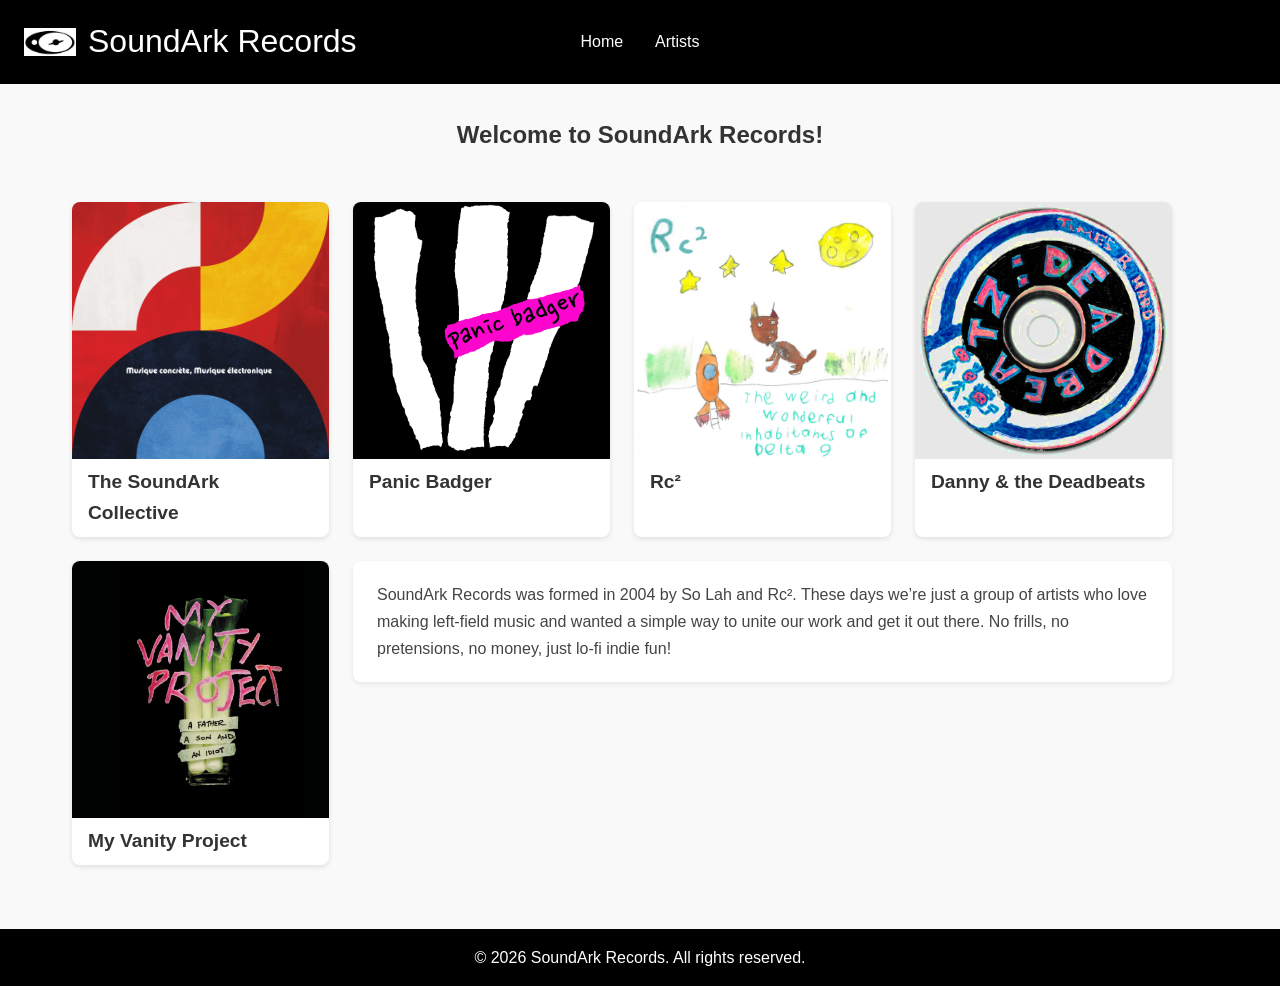
<file: index.html>
<!DOCTYPE html>
<html lang="en">
<head>
    <meta charset="UTF-8">
    <meta name="viewport" content="width=device-width, initial-scale=1.0">
    <!-- SEO: Production domain configured as www.soundarkrecords.org. -->
    <title>SoundArk Records | Experimental, Eccentric and Independent Music</title>
    <meta name="description" content="SoundArk Records releases eccentric, experimental and independent music from artists including The SoundArk Collective, Panic Badger and Rc².">
    <link rel="canonical" href="https://www.soundarkrecords.org/">
    <meta property="og:title" content="SoundArk Records | Experimental and Independent Music">
    <meta property="og:description" content="Discover eccentric, experimental and independent music from SoundArk Records.">
    <meta property="og:type" content="website">
    <meta property="og:url" content="https://www.soundarkrecords.org/">
    <meta property="og:image" content="https://www.soundarkrecords.org/images/cropped-cropped-soundark-logo-no-words-1400.png">
    <!-- SEO: JSON-LD helps search engines identify the label and its website. -->
    <script type="application/ld+json">
    {"@context":"https://schema.org","@type":"Organization","name":"SoundArk Records","url":"https://www.soundarkrecords.org/","logo":"https://www.soundarkrecords.org/images/cropped-cropped-soundark-logo-no-words-1400.png"}
    </script>
    <link rel="stylesheet" href="Styles/styles.css">
</head>
<body>
    <header class="site-header">
        <div class="brand">
            <img src="images/cropped-cropped-soundark-logo-no-words-1400.png" alt="SoundArk Records logo" class="brand-logo">
            <p class="brand-name">SoundArk Records</p>
        </div>
        <nav>
            <ul>
                <li><a href="index.html">Home</a></li>
                <li class="dropdown">
                    <span class="dropbtn">Artists</span>
                    <ul class="dropdown-menu">
                        <li><a href="TheSoundArkCollective.html">The SoundArk Collective</a></li>
                        <li><a href="PanicBadger.html">Panic Badger</a></li>
                        <li><a href="Rc2.html">Rc²</a></li>
                        <li><a href="DannyAndTheDeadbeats.html">Danny &amp; the Deadbeats</a></li>
                        <li><a href="MyVanityProject.html">My Vanity Project</a></li>
                    </ul>
                </li>
            </ul>
        </nav>
    </header>

    <main>
        <section class="hero">
            <h1>Welcome to SoundArk Records!</h1>
        </section>

        <section class="featured">
            <div class="artist-grid">
                <div class="artist-card">
                    <a href="TheSoundArkCollective.html" class="artist-link" aria-label="Visit The SoundArk Collective">
                        <img src="images/musique_concrete_front.png" alt="The SoundArk Collective">
                    </a>
                    <h4>The SoundArk Collective</h4>
                </div>

                <div class="artist-card">
                    <a href="PanicBadger.html" class="artist-link" aria-label="Visit Panic Badger">
                        <img src="images/badger_karl-resized.png" alt="Panic Badger">
                    </a>
                    <h4>Panic Badger</h4>
                </div>

               <div class="artist-card">
                    <a href="Rc2.html" class="artist-link" aria-label="Visit Rc²">
                        <img src="images/the-weird-and-wonderful-inhabitants-of-delta-9-final.png" alt="The Weird and Wonderful Inhabitants of Delta-9">
                    </a>
                    <h4>Rc²</h4>
                </div>

                <div class="artist-card">
                    <a href="DannyAndTheDeadbeats.html" class="artist-link" aria-label="Visit Danny &amp; the Deadbeats">
                        <img src="images/deadbeats-time-r-hard.png" alt="Danny & the Deadbeats">
                    </a>
                    <h4>Danny &amp; the Deadbeats</h4>
                </div>

                <div class="artist-card">
                    <a href="MyVanityProject.html" class="artist-link" aria-label="Visit My Vanity Project">
                        <img src="images/MVP-front-cover-1600-3.jpg" alt="My Vanity Project album cover">
                    </a>
                    <h4>My Vanity Project</h4>
                </div>

                <p class="site-intro">SoundArk Records was formed in 2004 by So Lah and Rc². These days we’re just a group of artists who love making left-field music and wanted a simple way to unite our work and get it out there. No frills, no pretensions, no money, just lo-fi indie fun!</p>
            </div>
        </section>
    </main>

    <footer>
        <p>&copy; 2026 SoundArk Records. All rights reserved.</p>
    </footer>
</body>
</html>
</file>
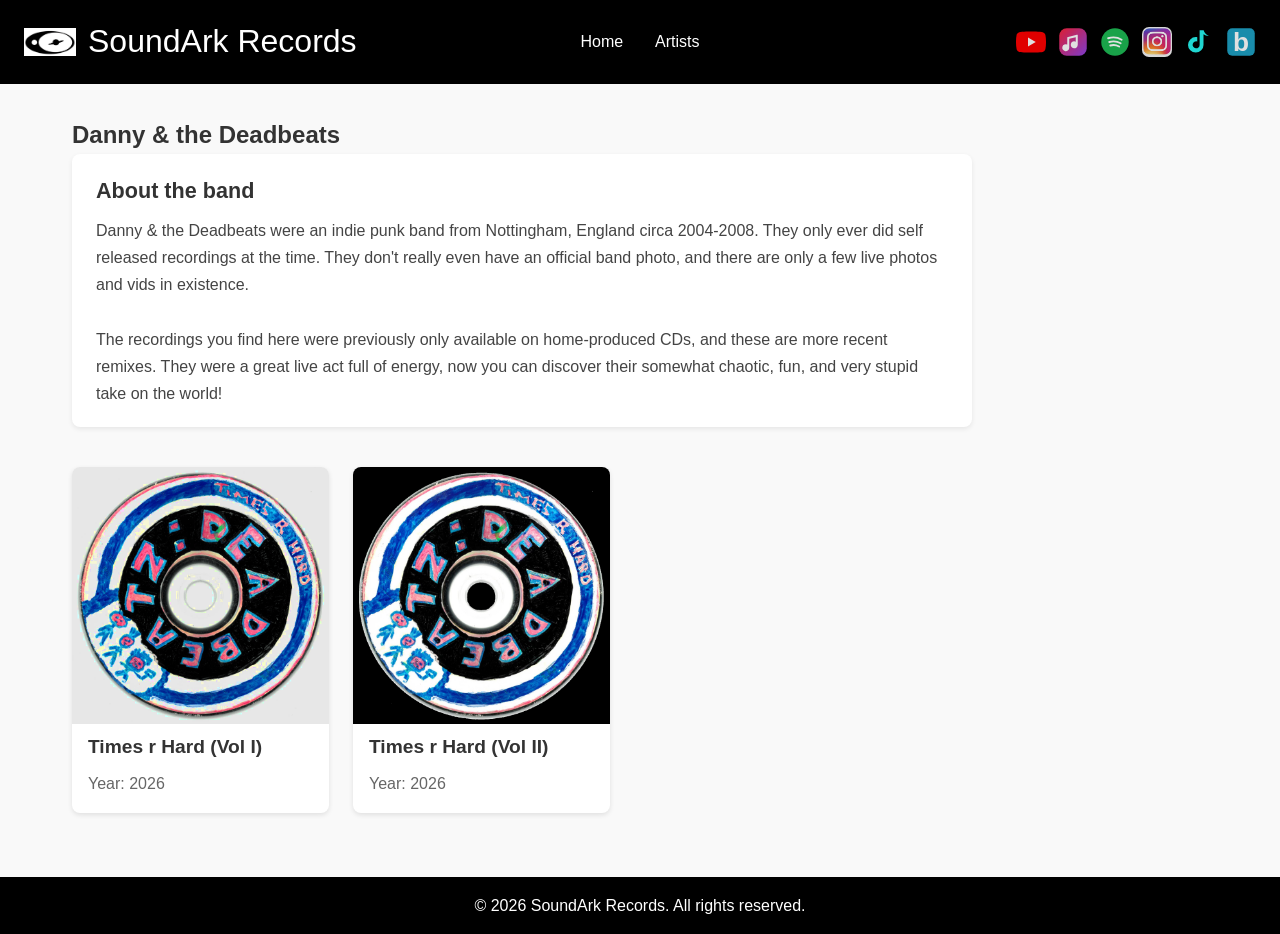
<file: DannyAndTheDeadbeats.html>
<!DOCTYPE html>
<html lang="en">
<head>
    <meta charset="UTF-8">
    <meta name="viewport" content="width=device-width, initial-scale=1.0">
    <!-- SEO: Production domain configured as www.soundarkrecords.org. -->
    <title>Danny &amp; the Deadbeats | SoundArk Records</title>
    <meta name="description" content="Discover Danny &amp; the Deadbeats, an energetic and chaotic band released by independent label SoundArk Records.">
    <link rel="canonical" href="https://www.soundarkrecords.org/DannyAndTheDeadbeats.html">
    <meta property="og:title" content="Danny &amp; the Deadbeats | SoundArk Records">
    <meta property="og:description" content="Discover Danny &amp; the Deadbeats on SoundArk Records.">
    <meta property="og:type" content="website">
    <meta property="og:url" content="https://www.soundarkrecords.org/DannyAndTheDeadbeats.html">
    <meta property="og:image" content="https://www.soundarkrecords.org/images/deadbeats-time-r-hard.png">
    <!-- SEO: JSON-LD describes this artist page; keep details aligned with the visible bio. -->
    <script type="application/ld+json">
    {"@context":"https://schema.org","@type":"MusicGroup","name":"Danny & the Deadbeats","url":"https://www.soundarkrecords.org/DannyAndTheDeadbeats.html"}
    </script>
    <link rel="stylesheet" href="Styles/styles.css">
</head>
<body>
    <header class="site-header artist-page-header">
        <div class="brand">
            <img src="images/cropped-cropped-soundark-logo-no-words-1400.png" alt="SoundArk Records logo" class="brand-logo">
            <p class="brand-name">SoundArk Records</p>
        </div>
        <nav>
            <ul>
                <li><a href="index.html">Home</a></li>
                <li class="dropdown">
                    <span class="dropbtn">Artists</span>
                    <ul class="dropdown-menu">
                        <li><a href="TheSoundArkCollective.html">The SoundArk Collective</a></li>
                        <li><a href="PanicBadger.html">Panic Badger</a></li>
                        <li><a href="Rc2.html">Rc²</a></li>
                        <li><a href="DannyAndTheDeadbeats.html">Danny &amp; the Deadbeats</a></li>
                        <li><a href="MyVanityProject.html">My Vanity Project</a></li>
                    </ul>
                </li>
            </ul>
        </nav>
        <div class="social-links">
            <a class="social-link youtube-link" href="https://www.youtube.com/@DannyandtheDeadbeats" target="_blank" rel="noopener noreferrer" aria-label="Follow Danny &amp; the Deadbeats on YouTube">
                <svg viewBox="0 0 24 24" aria-hidden="true">
                    <path fill="#FF0000" d="M23.5 6.2a3 3 0 0 0-2.1-2.1C19.5 3.6 12 3.6 12 3.6s-7.5 0-9.4.5A3 3 0 0 0 .5 6.2 31 31 0 0 0 0 12a31 31 0 0 0 .5 5.8 3 3 0 0 0 2.1 2.1c1.9.5 9.4.5 9.4.5s7.5 0 9.4-.5a3 3 0 0 0 2.1-2.1A31 31 0 0 0 24 12a31 31 0 0 0-.5-5.8Z"/>
                    <path fill="#FFFFFF" d="m9.6 15.6 6.2-3.6-6.2-3.6v7.2Z"/>
                </svg>
            </a>
            <a class="social-link apple-music-link" href="https://music.apple.com/us/artist/danny-the-deadbeats/1838008666" target="_blank" rel="noopener noreferrer" aria-label="Listen to Danny &amp; the Deadbeats on Apple Music">
                <svg viewBox="0 0 24 24" aria-hidden="true">
                    <defs>
                        <linearGradient id="apple-music-gradient" x1="0" y1="0" x2="1" y2="1">
                            <stop offset="0" stop-color="#FA233B"/>
                            <stop offset="1" stop-color="#8E43E7"/>
                        </linearGradient>
                    </defs>
                    <rect x="1" y="1" width="22" height="22" rx="6" fill="url(#apple-music-gradient)"/>
                    <path d="M15.8 5v9.2a2.8 2.8 0 1 1-1.6-2.5V8.2L9 9.4v7.1a2.8 2.8 0 1 1-1.6-2.5V8.1L15.8 6V5Z" fill="#FFFFFF"/>
                </svg>
            </a>
            <a class="social-link spotify-link" href="https://open.spotify.com/artist/0JoRpMvUUc3n6KKGBQpVtN?si=gVKfvX5ZRdO1t4yJ44A-2Q" target="_blank" rel="noopener noreferrer" aria-label="Listen to Danny &amp; the Deadbeats on Spotify">
                <svg viewBox="0 0 24 24" aria-hidden="true">
                    <circle cx="12" cy="12" r="11" fill="#1DB954"/>
                    <path d="M6.5 9c3.4-1 7.7-.7 10.8 1.2M7.4 12c2.8-.8 6.5-.5 9.1 1M8.2 14.8c2.2-.6 5.1-.3 7.1.8" fill="none" stroke="#FFFFFF" stroke-linecap="round" stroke-width="1.5"/>
                </svg>
            </a>
            <a class="social-link instagram-link" href="https://www.instagram.com/soundarkrecords?avpt=bW0zdzAzeTNjOW1z" target="_blank" rel="noopener noreferrer" aria-label="Follow Danny &amp; the Deadbeats on Instagram">
                <img src="images/instagram.png" alt="">
            </a>
            <a class="social-link tiktok-link" href="https://www.tiktok.com/@soundarkrecords" target="_blank" rel="noopener noreferrer" aria-label="Follow Danny &amp; the Deadbeats on TikTok">
                <svg viewBox="0 0 24 24" aria-hidden="true">
                    <path fill="#25F4EE" d="M19.6 7.2a6.8 6.8 0 0 1-4-1.3v8.4a6.2 6.2 0 1 1-6.2-6.2c.4 0 .8 0 1.2.1v3.4a2.8 2.8 0 1 0 1.9 2.7V2.5h3.2a6.8 6.8 0 0 0 3.9 4.4v.3Z"/>
                </svg>
            </a>
            <a class="social-link bandcamp-link" href="https://soundarkrecords.bandcamp.com/" target="_blank" rel="noopener noreferrer" aria-label="Visit SoundArk Records on Bandcamp">
                <svg viewBox="0 0 24 24" aria-hidden="true">
                    <rect x="1" y="1" width="22" height="22" rx="4" fill="#1DA0C3"/>
                    <text x="12" y="19" fill="#FFFFFF" font-size="21" font-weight="700" text-anchor="middle">b</text>
                </svg>
            </a>
        </div>
    </header>

    <main>
        <section class="releases">
            <h1>Danny &amp; the Deadbeats</h1>
            <section class="artist-bio" aria-labelledby="deadbeats-bio-title">
                <h3 id="deadbeats-bio-title">About the band</h3>
                <p>Danny & the Deadbeats were an indie punk band from Nottingham, England circa 2004-2008. They only ever did self released recordings at the time. They don't really even have an official band photo, and there are only a few live photos and vids in existence. </br></br>The recordings you find here were previously only available on home-produced CDs, and these are more recent remixes. They were a great live act full of energy, now you can discover their somewhat chaotic, fun, and very stupid take on the world!</p>
            </section>
            <div class="release-grid">
                <div class="release-card">
                    <a href="https://distrokid.com/hyperfollow/dannyandthedeadbeats/if-the-suit-fits-2" target="_blank" rel="noopener noreferrer" aria-label="Open If the Suit Fits on DistroKid">
                        <img src="images/deadbeats-time-r-hard.png" alt="Danny &amp; the Deadbeats - If the Suit Fits">
                    </a>
                    <h3>Times r Hard (Vol I)</h3>
                    <p>Year: 2026</p>
                </div>

                <div class="release-card">
                    <a href="https://distrokid.com/hyperfollow/dannyandthedeadbeats/times-r-hard-vol-ii" target="_blank" rel="noopener noreferrer" aria-label="Open Time's R Hard Vol II on DistroKid">
                        <img src="images/DeadbeatsTimerhard2.jpg" alt="Danny &amp; the Deadbeats - Time's R Hard Vol II">
                    </a>
                    <h3>Times r Hard (Vol II)</h3>
                    <p>Year: 2026</p>
                </div>
            </div>
        </section>
    </main>

    <footer>
        <p>&copy; 2026 SoundArk Records. All rights reserved.</p>
    </footer>
</body>
</html>
</file>
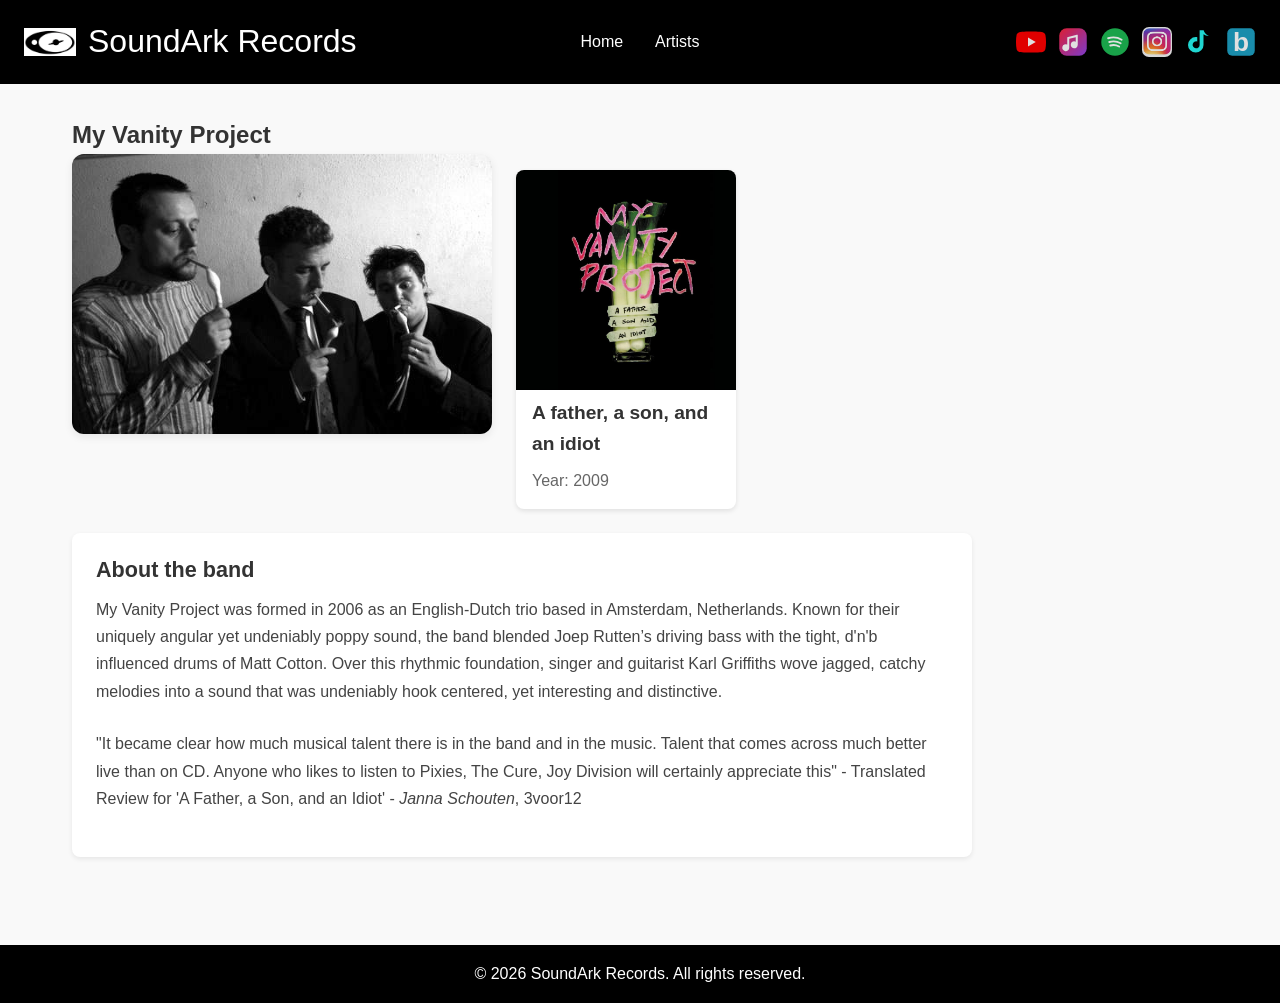
<file: MyVanityProject.html>
<!DOCTYPE html>
<html lang="en">
<head>
    <meta charset="UTF-8">
    <meta name="viewport" content="width=device-width, initial-scale=1.0">
    <!-- SEO: Production domain configured as www.soundarkrecords.org. -->
    <title>My Vanity Project | Angular Pop from Amsterdam | SoundArk Records</title>
    <meta name="description" content="Discover My Vanity Project, an English-Dutch trio from Amsterdam known for angular, catchy and distinctive pop music.">
    <link rel="canonical" href="https://www.soundarkrecords.org/MyVanityProject.html">
    <meta property="og:title" content="My Vanity Project | SoundArk Records">
    <meta property="og:description" content="Discover angular and catchy pop from My Vanity Project.">
    <meta property="og:type" content="website">
    <meta property="og:url" content="https://www.soundarkrecords.org/MyVanityProject.html">
    <meta property="og:image" content="https://www.soundarkrecords.org/images/MVP-front-cover-1600-3.jpg">
    <!-- SEO: JSON-LD describes this artist page; keep details aligned with the visible bio. -->
    <script type="application/ld+json">
    {"@context":"https://schema.org","@type":"MusicGroup","name":"My Vanity Project","url":"https://www.soundarkrecords.org/MyVanityProject.html","genre":["Pop"],"foundingDate":"2006","location":{"@type":"Place","name":"Amsterdam, Netherlands"}}
    </script>
    <link rel="stylesheet" href="Styles/styles.css">
</head>
<body>
    <header class="site-header artist-page-header">
        <div class="brand">
            <img src="images/cropped-cropped-soundark-logo-no-words-1400.png" alt="SoundArk Records logo" class="brand-logo">
            <p class="brand-name">SoundArk Records</p>
        </div>
        <nav>
            <ul>
                <li><a href="index.html">Home</a></li>
                <li class="dropdown">
                    <span class="dropbtn">Artists</span>
                    <ul class="dropdown-menu">
                        <li><a href="TheSoundArkCollective.html">The SoundArk Collective</a></li>
                        <li><a href="PanicBadger.html">Panic Badger</a></li>
                        <li><a href="Rc2.html">Rc²</a></li>
                        <li><a href="DannyAndTheDeadbeats.html">Danny &amp; the Deadbeats</a></li>
                        <li><a href="MyVanityProject.html">My Vanity Project</a></li>
                    </ul>
                </li>
            </ul>
        </nav>
        <div class="social-links">
            <a class="social-link youtube-link" href="https://www.youtube.com/watch?v=xjBcxZB9JWI" target="_blank" rel="noopener noreferrer" aria-label="Watch My Vanity Project on YouTube">
                <svg viewBox="0 0 24 24" aria-hidden="true">
                    <path fill="#FF0000" d="M23.5 6.2a3 3 0 0 0-2.1-2.1C19.5 3.6 12 3.6 12 3.6s-7.5 0-9.4.5A3 3 0 0 0 .5 6.2 31 31 0 0 0 0 12a31 31 0 0 0 .5 5.8 3 3 0 0 0 2.1 2.1c1.9.5 9.4.5 9.4.5s7.5 0 9.4-.5a3 3 0 0 0 2.1-2.1A31 31 0 0 0 24 12a31 31 0 0 0-.5-5.8Z"/>
                    <path fill="#FFFFFF" d="m9.6 15.6 6.2-3.6-6.2-3.6v7.2Z"/>
                </svg>
            </a>
            <a class="social-link apple-music-link" href="https://music.apple.com/nl/artist/my-vanity-project/348614123" target="_blank" rel="noopener noreferrer" aria-label="Listen to My Vanity Project on Apple Music">
                <svg viewBox="0 0 24 24" aria-hidden="true">
                    <defs>
                        <linearGradient id="apple-music-gradient" x1="0" y1="0" x2="1" y2="1">
                            <stop offset="0" stop-color="#FA233B"/>
                            <stop offset="1" stop-color="#8E43E7"/>
                        </linearGradient>
                    </defs>
                    <rect x="1" y="1" width="22" height="22" rx="6" fill="url(#apple-music-gradient)"/>
                    <path d="M15.8 5v9.2a2.8 2.8 0 1 1-1.6-2.5V8.2L9 9.4v7.1a2.8 2.8 0 1 1-1.6-2.5V8.1L15.8 6V5Z" fill="#FFFFFF"/>
                </svg>
            </a>
            <a class="social-link spotify-link" href="https://open.spotify.com/artist/0ovcD0TLSQkjMjoxkzvI3a?si=DYCWCkq7RtCWEPUPsuy5yA" target="_blank" rel="noopener noreferrer" aria-label="Listen to My Vanity Project on Spotify">
                <svg viewBox="0 0 24 24" aria-hidden="true">
                    <circle cx="12" cy="12" r="11" fill="#1DB954"/>
                    <path d="M6.5 9c3.4-1 7.7-.7 10.8 1.2M7.4 12c2.8-.8 6.5-.5 9.1 1M8.2 14.8c2.2-.6 5.1-.3 7.1.8" fill="none" stroke="#FFFFFF" stroke-linecap="round" stroke-width="1.5"/>
                </svg>
            </a>
            <a class="social-link instagram-link" href="https://www.instagram.com/soundarkrecords?avpt=bW0zdzAzeTNjOW1z" target="_blank" rel="noopener noreferrer" aria-label="Follow My Vanity Project on Instagram">
                <img src="images/instagram.png" alt="">
            </a>
            <a class="social-link tiktok-link" href="https://www.tiktok.com/@soundarkrecords" target="_blank" rel="noopener noreferrer" aria-label="Follow My Vanity Project on TikTok">
                <svg viewBox="0 0 24 24" aria-hidden="true">
                    <path fill="#25F4EE" d="M19.6 7.2a6.8 6.8 0 0 1-4-1.3v8.4a6.2 6.2 0 1 1-6.2-6.2c.4 0 .8 0 1.2.1v3.4a2.8 2.8 0 1 0 1.9 2.7V2.5h3.2a6.8 6.8 0 0 0 3.9 4.4v.3Z"/>
                </svg>
            </a>
            <a class="social-link bandcamp-link" href="https://soundarkrecords.bandcamp.com/" target="_blank" rel="noopener noreferrer" aria-label="Visit SoundArk Records on Bandcamp">
                <svg viewBox="0 0 24 24" aria-hidden="true">
                    <rect x="1" y="1" width="22" height="22" rx="4" fill="#1DA0C3"/>
                    <text x="12" y="19" fill="#FFFFFF" font-size="21" font-weight="700" text-anchor="middle">b</text>
                </svg>
            </a>
        </div>
    </header>

    <main>
        <section class="releases">
            <h1>My Vanity Project</h1>
            <div class="artist-inline-layout">
                <section class="artist-hero" aria-label="My Vanity Project band portrait">
                    <img src="images/MVPSmoking.jpg" alt="My Vanity Project">
                </section>
                <div class="release-grid release-grid-compact">
                    <div class="release-card">
                        <a href="https://open.spotify.com/album/3e2NoynzJQnjVA6zHFWiId?si=506oREH6R_GhD9nWosPmpQ" target="_blank" rel="noopener noreferrer" aria-label="Listen to My Vanity Project on Spotify">
                            <img src="images/MVP-front-cover-1600-3.jpg" alt="My Vanity Project album cover">
                        </a>
                        <h3>A father, a son, and an idiot</h3>
                        <p>Year: 2009</p>
                    </div>
                </div>
            </div>
            <section class="artist-bio" aria-labelledby="mvp-bio-title">
                <h3 id="mvp-bio-title">About the band</h3>
                <p>My Vanity Project was formed in 2006 as an English-Dutch trio based in Amsterdam, Netherlands. Known for their uniquely angular yet undeniably poppy sound, the band blended Joep Rutten’s driving bass with the tight, d'n'b influenced drums of Matt Cotton. Over this rhythmic foundation, singer and guitarist Karl Griffiths wove jagged, catchy melodies into a sound that was undeniably hook centered, yet interesting and distinctive.</p></br>
                <p>"It became clear how much musical talent there is in the band and in the music. Talent that comes across much better live than on CD. Anyone who likes to listen to Pixies, The Cure, Joy Division will certainly appreciate this" - Translated Review for 'A Father, a Son, and an Idiot' - <i>Janna Schouten</i>, 3voor12</p></br>
            </section>
        </section>
    </main>

    <footer>
        <p>&copy; 2026 SoundArk Records. All rights reserved.</p>
    </footer>
</body>
</html>
</file>
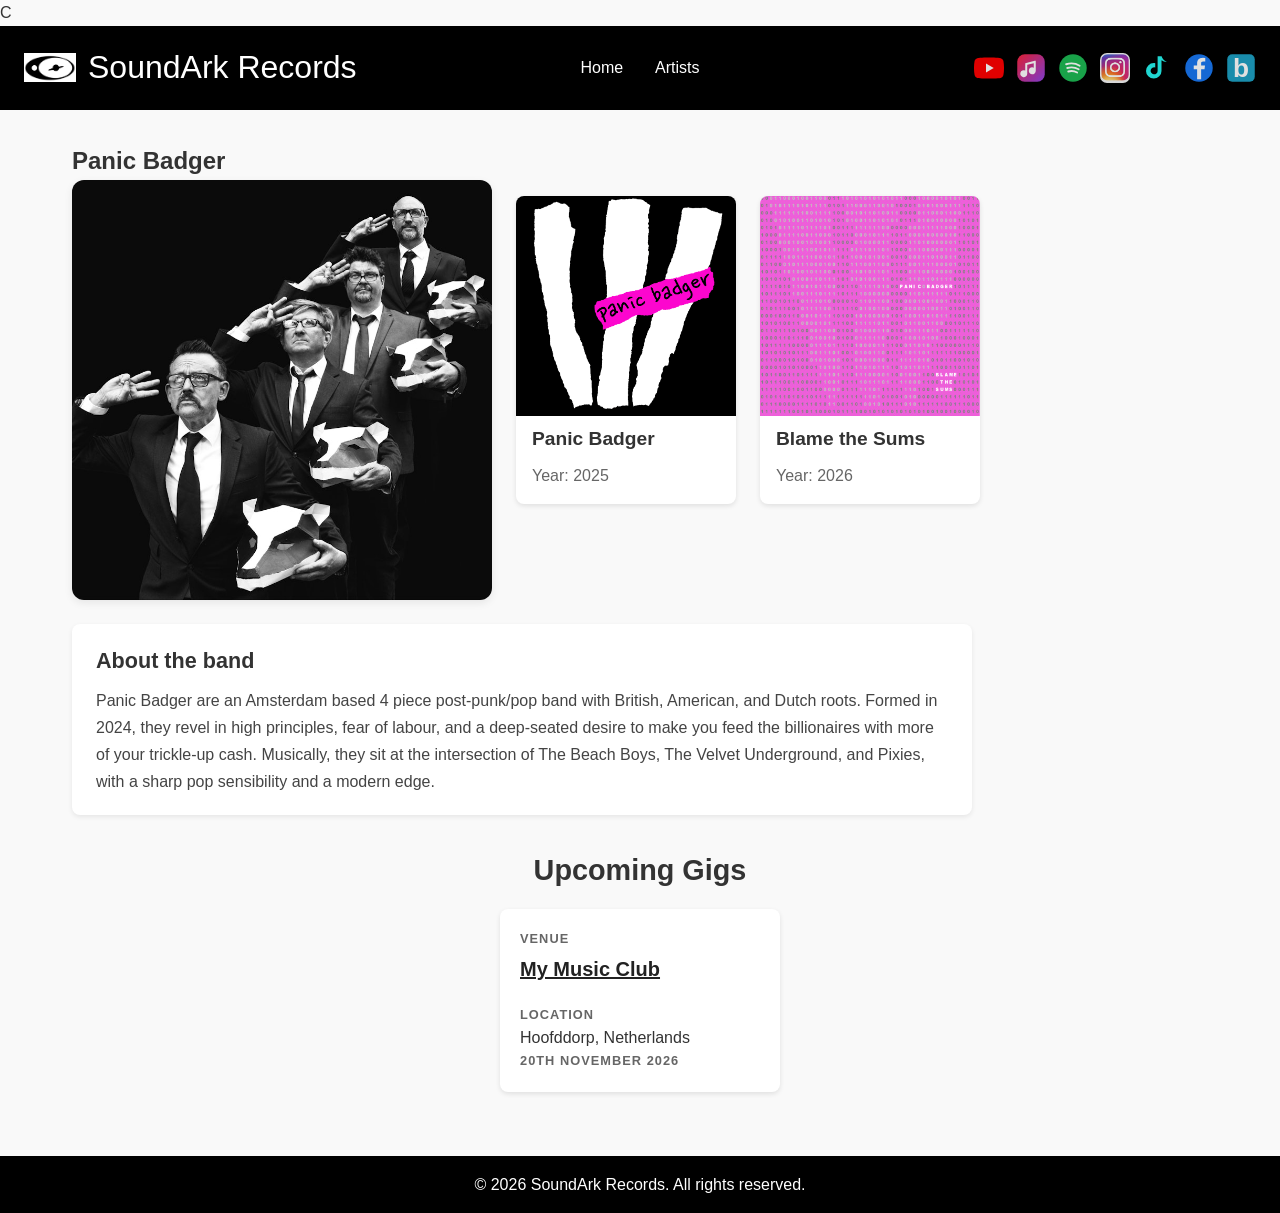
<file: PanicBadger.html>
<!DOCTYPE html>
<html lang="en">
<head>
    <meta charset="UTF-8">
    <meta name="viewport" content="width=device-width, initial-scale=1.0">
  C
    <title>Panic Badger | Amsterdam Post-Punk Band | SoundArk Records</title>
    <meta name="description" content="Discover Panic Badger, an Amsterdam-based four-piece post-punk and pop band with British, American and Dutch roots.">
    <link rel="canonical" href="https://www.soundarkrecords.org/PanicBadger.html">
    <meta property="og:title" content="Panic Badger | SoundArk Records">
    <meta property="og:description" content="Discover Amsterdam-based post-punk and pop band Panic Badger.">
    <meta property="og:type" content="website">
    <meta property="og:url" content="https://www.soundarkrecords.org/PanicBadger.html">
    <meta property="og:image" content="https://www.soundarkrecords.org/images/PB%20Band%20in%20suits.jpg">
    <!-- SEO: JSON-LD describes this artist page; keep details aligned with the visible bio. -->
    <script type="application/ld+json">
    {"@context":"https://schema.org","@type":"MusicGroup","name":"Panic Badger","url":"https://www.soundarkrecords.org/PanicBadger.html","genre":["Post-punk","Pop"],"foundingDate":"2024","location":{"@type":"Place","name":"Amsterdam, Netherlands"}}
    </script>
    <link rel="stylesheet" href="Styles/styles.css">
</head>
<body>
    <header class="site-header artist-page-header">
        <div class="brand">
            <img src="images/cropped-cropped-soundark-logo-no-words-1400.png" alt="SoundArk Records logo" class="brand-logo">
            <p class="brand-name">SoundArk Records</p>
        </div>
        <nav>
            <ul>
                <li><a href="index.html">Home</a></li>
                <li class="dropdown">
                    <span class="dropbtn">Artists</span>
                    <ul class="dropdown-menu">
                        <li><a href="TheSoundArkCollective.html">The SoundArk Collective</a></li>
                        <li><a href="PanicBadger.html">Panic Badger</a></li>
                        <li><a href="Rc2.html">Rc²</a></li>
                        <li><a href="DannyAndTheDeadbeats.html">Danny &amp; the Deadbeats</a></li>
                        <li><a href="MyVanityProject.html">My Vanity Project</a></li>
                    </ul>
                </li>
            </ul>
        </nav>
        <div class="social-links">
            <a class="social-link youtube-link" href="https://www.youtube.com/@PanicBadger" target="_blank" rel="noopener noreferrer" aria-label="Follow Panic Badger on YouTube">
                <svg viewBox="0 0 24 24" aria-hidden="true">
                    <path fill="#FF0000" d="M23.5 6.2a3 3 0 0 0-2.1-2.1C19.5 3.6 12 3.6 12 3.6s-7.5 0-9.4.5A3 3 0 0 0 .5 6.2 31 31 0 0 0 0 12a31 31 0 0 0 .5 5.8 3 3 0 0 0 2.1 2.1c1.9.5 9.4.5 9.4.5s7.5 0 9.4-.5a3 3 0 0 0 2.1-2.1A31 31 0 0 0 24 12a31 31 0 0 0-.5-5.8Z"/>
                    <path fill="#FFFFFF" d="m9.6 15.6 6.2-3.6-6.2-3.6v7.2Z"/>
                </svg>
            </a>
            <a class="social-link apple-music-link" href="https://music.apple.com/nl/artist/panic-badger/1826394064" target="_blank" rel="noopener noreferrer" aria-label="Listen to Panic Badger on Apple Music">
                <svg viewBox="0 0 24 24" aria-hidden="true">
                    <defs>
                        <linearGradient id="apple-music-gradient" x1="0" y1="0" x2="1" y2="1">
                            <stop offset="0" stop-color="#FA233B"/>
                            <stop offset="1" stop-color="#8E43E7"/>
                        </linearGradient>
                    </defs>
                    <rect x="1" y="1" width="22" height="22" rx="6" fill="url(#apple-music-gradient)"/>
                    <path d="M15.8 5v9.2a2.8 2.8 0 1 1-1.6-2.5V8.2L9 9.4v7.1a2.8 2.8 0 1 1-1.6-2.5V8.1L15.8 6V5Z" fill="#FFFFFF"/>
                </svg>
            </a>
            <a class="social-link spotify-link" href="https://open.spotify.com/artist/4z9DAFRjHUQX3575PdHx6z?si=danpQzdDTv6I-KbLOvPcPg" target="_blank" rel="noopener noreferrer" aria-label="Listen to Panic Badger on Spotify">
                <svg viewBox="0 0 24 24" aria-hidden="true">
                    <circle cx="12" cy="12" r="11" fill="#1DB954"/>
                    <path d="M6.5 9c3.4-1 7.7-.7 10.8 1.2M7.4 12c2.8-.8 6.5-.5 9.1 1M8.2 14.8c2.2-.6 5.1-.3 7.1.8" fill="none" stroke="#FFFFFF" stroke-linecap="round" stroke-width="1.5"/>
                </svg>
            </a>
            <a class="social-link instagram-link" href="https://www.instagram.com/panic_badger?stkn=dWJlMDZia2t3cmVk" target="_blank" rel="noopener noreferrer" aria-label="Follow Panic Badger on Instagram">
                <img src="images/instagram.png" alt="">
            </a>
            <a class="social-link tiktok-link" href="https://www.tiktok.com/@panicbadger" target="_blank" rel="noopener noreferrer" aria-label="Follow Panic Badger on TikTok">
                <svg viewBox="0 0 24 24" aria-hidden="true">
                    <path fill="#25F4EE" d="M19.6 7.2a6.8 6.8 0 0 1-4-1.3v8.4a6.2 6.2 0 1 1-6.2-6.2c.4 0 .8 0 1.2.1v3.4a2.8 2.8 0 1 0 1.9 2.7V2.5h3.2a6.8 6.8 0 0 0 3.9 4.4v.3Z"/>
                </svg>
            </a>
            <a class="social-link facebook-link" href="https://www.facebook.com/61593607058747/" target="_blank" rel="noopener noreferrer" aria-label="Follow Panic Badger on Facebook">
                <svg viewBox="0 0 24 24" aria-hidden="true">
                    <circle cx="12" cy="12" r="11" fill="#1877F2"/>
                    <path fill="#FFFFFF" d="M13.7 21v-8h2.7l.4-3h-3.1V8.2c0-.9.3-1.5 1.6-1.5h1.7V4a22 22 0 0 0-2.4-.1c-2.4 0-4.1 1.5-4.1 4.2V10H7.8v3h2.7v8h3.2Z"/>
                </svg>
            </a>
            <a class="social-link bandcamp-link" href="https://soundarkrecords.bandcamp.com/" target="_blank" rel="noopener noreferrer" aria-label="Visit SoundArk Records on Bandcamp">
                <svg viewBox="0 0 24 24" aria-hidden="true">
                    <rect x="1" y="1" width="22" height="22" rx="4" fill="#1DA0C3"/>
                    <text x="12" y="19" fill="#FFFFFF" font-size="21" font-weight="700" text-anchor="middle">b</text>
                </svg>
            </a>
        </div>
    </header>

    <main>
        <section class="releases">
            <h1>Panic Badger</h1>
            <div class="artist-inline-layout">
                <section class="artist-hero" aria-label="Panic Badger band portrait">
                    <img src="images/PB Band in suits.jpg" alt="Panic Badger in suits">
                </section>
                <div class="release-grid release-grid-compact">
                    <div class="release-card">
                        <a href="https://distrokid.com/hyperfollow/panicbadger/panic-badger-2" target="_blank" rel="noopener noreferrer" aria-label="Open Panic Badger on DistroKid">
                            <img src="images/badger_karl-resized.png" alt="Panic Badger">
                        </a>
                        <h3>Panic Badger</h3>
                        <p>Year: 2025</p>
                    </div>

                    <div class="release-card">
                        <a href="https://distrokid.com/hyperfollow/panicbadger/blame-the-sums" target="_blank" rel="noopener noreferrer" aria-label="Open Blame the Sums on DistroKid">
                            <img src="images/PB BTS.jpg" alt="Panic Badger - Blame the sums">
                        </a>
                        <h3>Blame the Sums</h3>
                        <p>Year: 2026</p>
                    </div>
                </div>
            </div>
            <section class="artist-bio" aria-labelledby="panic-badger-bio-title">
                <h3 id="panic-badger-bio-title">About the band</h3>
                <p>Panic Badger are an Amsterdam based 4 piece post-punk/pop band with British, American, and Dutch roots. Formed in 2024, they revel in high principles, fear of labour, and a deep-seated desire to make you feed the billionaires with more of your trickle-up cash. Musically, they sit at the intersection of The Beach Boys, The Velvet Underground, and Pixies, with a sharp pop sensibility and a modern edge.</p>
            </section>
            <section class="gigs" aria-labelledby="panic-badger-gigs-title">
                <h2 id="panic-badger-gigs-title">Upcoming Gigs</h2>
                <div class="gig-grid">
                    <article class="gig-card">
                        <p class="gig-label">Venue</p>
                        <a href="https://music-club-hoofddorp.nl" target="_blank" rel="noopener noreferrer">My Music Club</a>
                        <p class="gig-label">Location</p>
                        <p>Hoofddorp, Netherlands</p>
                        <p class="gig-date-label">20th November 2026</p>
                    </article>
                </div>
            </section>
        </section>
    </main>

    <footer>
        <p>&copy; 2026 SoundArk Records. All rights reserved.</p>
    </footer>
</body>
</html>
</file>
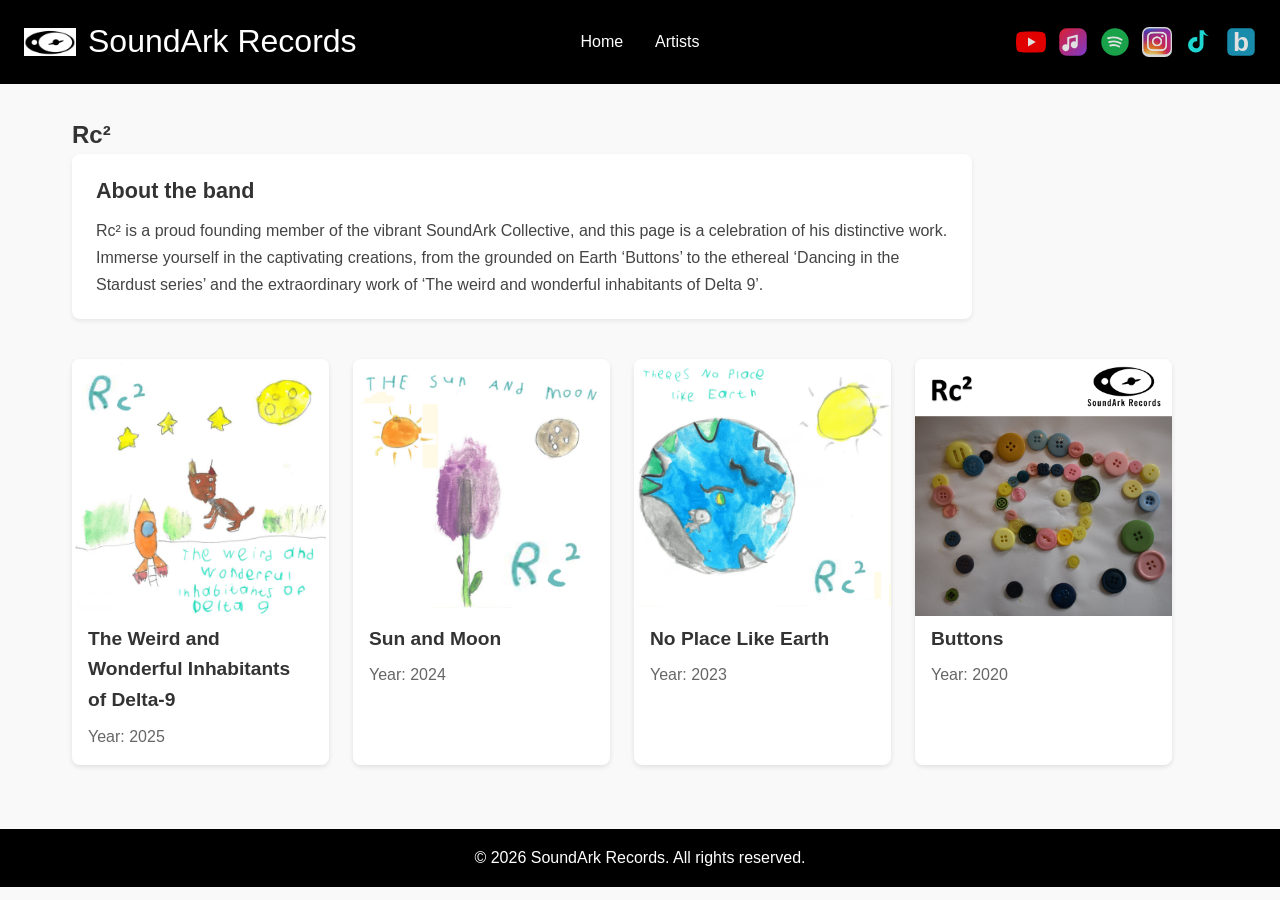
<file: Rc2.html>
<!DOCTYPE html>
<html lang="en">
<head>
    <meta charset="UTF-8">
    <meta name="viewport" content="width=device-width, initial-scale=1.0">
    <!-- SEO: Production domain configured as www.soundarkrecords.org. -->
    <title>Rc² | Experimental Music | SoundArk Records</title>
    <meta name="description" content="Explore the distinctive experimental music of Rc², founding member of The SoundArk Collective, from Buttons to Delta-9.">
    <link rel="canonical" href="https://www.soundarkrecords.org/Rc2.html">
    <meta property="og:title" content="Rc² | SoundArk Records">
    <meta property="og:description" content="Explore experimental releases by Rc².">
    <meta property="og:type" content="website">
    <meta property="og:url" content="https://www.soundarkrecords.org/Rc2.html">
    <meta property="og:image" content="https://www.soundarkrecords.org/images/the-weird-and-wonderful-inhabitants-of-delta-9-final.png">
    <!-- SEO: JSON-LD describes this artist page; keep details aligned with the visible bio. -->
    <script type="application/ld+json">
    {"@context":"https://schema.org","@type":"MusicGroup","name":"Rc²","url":"https://www.soundarkrecords.org/Rc2.html","genre":["Experimental music"]}
    </script>
    <link rel="stylesheet" href="Styles/styles.css">
</head>
<body>
    <header class="site-header artist-page-header">
        <div class="brand">
            <img src="images/cropped-cropped-soundark-logo-no-words-1400.png" alt="SoundArk Records logo" class="brand-logo">
            <p class="brand-name">SoundArk Records</p>
        </div>
        <nav>
            <ul>
                <li><a href="index.html">Home</a></li>
                <li class="dropdown">
                    <span class="dropbtn">Artists</span>
                    <ul class="dropdown-menu">
                        <li><a href="TheSoundArkCollective.html">The SoundArk Collective</a></li>
                        <li><a href="PanicBadger.html">Panic Badger</a></li>
                        <li><a href="Rc2.html">Rc²</a></li>
                        <li><a href="DannyAndTheDeadbeats.html">Danny &amp; the Deadbeats</a></li>
                        <li><a href="MyVanityProject.html">My Vanity Project</a></li>
                    </ul>
                </li>
            </ul>
        </nav>
        <div class="social-links">
            <a class="social-link youtube-link" href="https://www.youtube.com/@rc2soundark" target="_blank" rel="noopener noreferrer" aria-label="Follow Rc² on YouTube">
                <svg viewBox="0 0 24 24" aria-hidden="true">
                    <path fill="#FF0000" d="M23.5 6.2a3 3 0 0 0-2.1-2.1C19.5 3.6 12 3.6 12 3.6s-7.5 0-9.4.5A3 3 0 0 0 .5 6.2 31 31 0 0 0 0 12a31 31 0 0 0 .5 5.8 3 3 0 0 0 2.1 2.1c1.9.5 9.4.5 9.4.5s7.5 0 9.4-.5a3 3 0 0 0 2.1-2.1A31 31 0 0 0 24 12a31 31 0 0 0-.5-5.8Z"/>
                    <path fill="#FFFFFF" d="m9.6 15.6 6.2-3.6-6.2-3.6v7.2Z"/>
                </svg>
            </a>
            <a class="social-link apple-music-link" href="https://music.apple.com/nl/artist/rc/1714680191" target="_blank" rel="noopener noreferrer" aria-label="Listen to Rc² on Apple Music">
                <svg viewBox="0 0 24 24" aria-hidden="true">
                    <defs>
                        <linearGradient id="apple-music-gradient" x1="0" y1="0" x2="1" y2="1">
                            <stop offset="0" stop-color="#FA233B"/>
                            <stop offset="1" stop-color="#8E43E7"/>
                        </linearGradient>
                    </defs>
                    <rect x="1" y="1" width="22" height="22" rx="6" fill="url(#apple-music-gradient)"/>
                    <path d="M15.8 5v9.2a2.8 2.8 0 1 1-1.6-2.5V8.2L9 9.4v7.1a2.8 2.8 0 1 1-1.6-2.5V8.1L15.8 6V5Z" fill="#FFFFFF"/>
                </svg>
            </a>
            <a class="social-link spotify-link" href="https://open.spotify.com/artist/2ee3D0l2gZsgFURGriczLL?si=U02MCbtvT_CZuTDyFlAknA" target="_blank" rel="noopener noreferrer" aria-label="Listen to Rc² on Spotify">
                <svg viewBox="0 0 24 24" aria-hidden="true">
                    <circle cx="12" cy="12" r="11" fill="#1DB954"/>
                    <path d="M6.5 9c3.4-1 7.7-.7 10.8 1.2M7.4 12c2.8-.8 6.5-.5 9.1 1M8.2 14.8c2.2-.6 5.1-.3 7.1.8" fill="none" stroke="#FFFFFF" stroke-linecap="round" stroke-width="1.5"/>
                </svg>
            </a>
            <a class="social-link instagram-link" href="https://www.instagram.com/soundarkrecords?avpt=bW0zdzAzeTNjOW1z" target="_blank" rel="noopener noreferrer" aria-label="Follow Rc² on Instagram">
                <img src="images/instagram.png" alt="">
            </a>
            <a class="social-link tiktok-link" href="https://www.tiktok.com/@soundarkrecords" target="_blank" rel="noopener noreferrer" aria-label="Follow Rc² on TikTok">
                <svg viewBox="0 0 24 24" aria-hidden="true">
                    <path fill="#25F4EE" d="M19.6 7.2a6.8 6.8 0 0 1-4-1.3v8.4a6.2 6.2 0 1 1-6.2-6.2c.4 0 .8 0 1.2.1v3.4a2.8 2.8 0 1 0 1.9 2.7V2.5h3.2a6.8 6.8 0 0 0 3.9 4.4v.3Z"/>
                </svg>
            </a>
            <a class="social-link bandcamp-link" href="https://soundarkrecords.bandcamp.com/" target="_blank" rel="noopener noreferrer" aria-label="Visit SoundArk Records on Bandcamp">
                <svg viewBox="0 0 24 24" aria-hidden="true">
                    <rect x="1" y="1" width="22" height="22" rx="4" fill="#1DA0C3"/>
                    <text x="12" y="19" fill="#FFFFFF" font-size="21" font-weight="700" text-anchor="middle">b</text>
                </svg>
            </a>
        </div>
    </header>

    <main>
        <section class="releases">
            <h1>Rc²</h1>
            <section class="artist-bio" aria-labelledby="rc2-bio-title">
                <h3 id="rc2-bio-title">About the band</h3>
                <p>Rc² is a proud founding member of the vibrant SoundArk Collective, and this page is a celebration of his distinctive work. Immerse yourself in the captivating creations, from the grounded on Earth ‘Buttons’ to the ethereal ‘Dancing in the Stardust series’ and the extraordinary work of ‘The weird and wonderful inhabitants of Delta 9’.</p>
            </section>
            <div class="release-grid">
                <div class="release-card">
                    <a href="https://distrokid.com/hyperfollow/rc25/the-weird-and-wonderful-inhabitants-of-delta-9" target="_blank" rel="noopener noreferrer" aria-label="Open The Weird and Wonderful Inhabitants of Delta-9 on DistroKid">
                        <img src="images/the-weird-and-wonderful-inhabitants-of-delta-9-final.png" alt="The Weird and Wonderful Inhabitants of Delta-9">
                    </a>
                    <h3>The Weird and Wonderful Inhabitants of Delta-9</h3>
                    <p>Year: 2025</p>
                </div>

                <div class="release-card">
                    <a href="https://distrokid.com/hyperfollow/rc25/the-sun-and-the-moon-3" target="_blank" rel="noopener noreferrer" aria-label="Open Sun and Moon on DistroKid">
                        <img src="images/sun-and-moon-cover-final.png" alt="Sun and Moon">
                    </a>
                    <h3>Sun and Moon</h3>
                    <p>Year: 2024</p>
                </div>

                <div class="release-card">
                    <a href="https://distrokid.com/hyperfollow/rc221/theres-no-place-like-earth" target="_blank" rel="noopener noreferrer" aria-label="Open No Place Like Earth on DistroKid">
                        <img src="images/no-place-like-earth-cover-final.png" alt="No Place Like Earth">
                    </a>
                    <h3>No Place Like Earth</h3>
                    <p>Year: 2023</p>
                </div>

                <div class="release-card">
                    <a href="https://soundarkrecords.bandcamp.com/album/buttons-a-compilation-of-oddities-from-2008-2012" target="_blank" rel="noopener noreferrer" aria-label="Open Buttons on Bandcamp">
                        <img src="images/zoes-buttons-cover.jpg" alt="Buttons">
                    </a>
                    <h3>Buttons</h3>
                      <p>Year: 2020</p>
                </div>
            </div>
        </section>
    </main>

    <footer>
        <p>&copy; 2026 SoundArk Records. All rights reserved.</p>
    </footer>
</body>
</html>
</file>
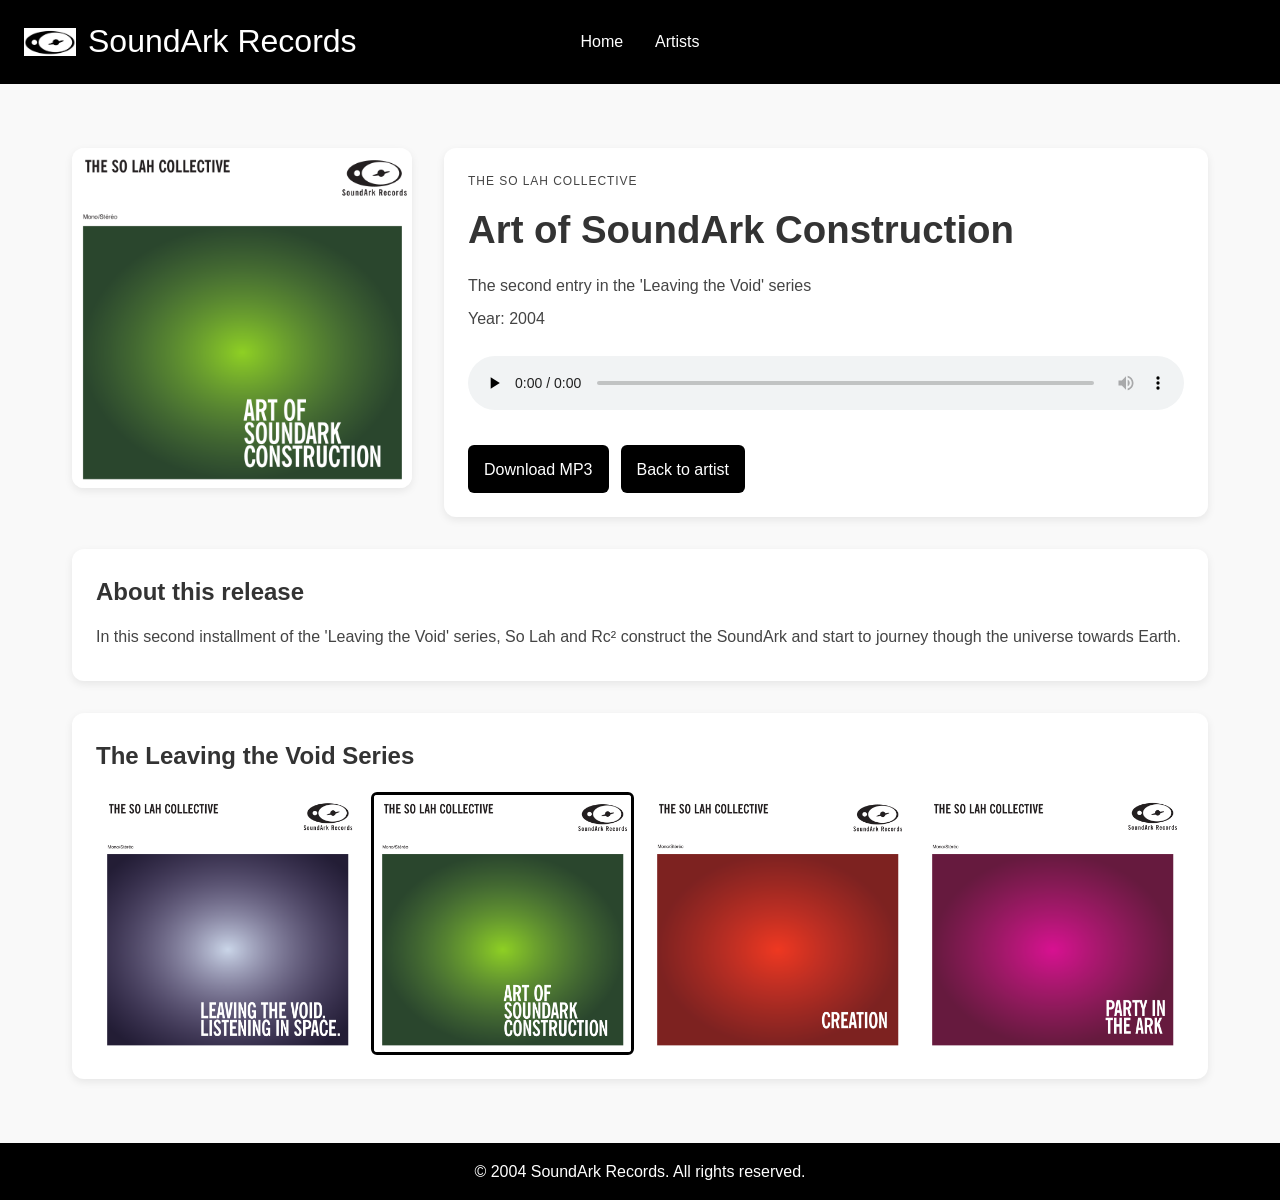
<file: SoLahArtOfSoundArkConstruction.html>
<!DOCTYPE html>
<html lang="en">
<head>
    <meta charset="UTF-8">
    <meta name="viewport" content="width=device-width, initial-scale=1.0">
    <!-- SEO: Production domain configured as www.soundarkrecords.org. -->
    <title>Art of SoundArk Construction | The So Lah Collective | SoundArk Records</title>
    <meta name="description" content="Listen to Art of SoundArk Construction, the 2004 second entry in The So Lah Collective's Leaving the Void experimental music series.">
    <link rel="canonical" href="https://www.soundarkrecords.org/SoLahArtOfSoundArkConstruction.html">
    <meta property="og:title" content="Art of SoundArk Construction | SoundArk Records">
    <meta property="og:description" content="Listen to Art of SoundArk Construction by The So Lah Collective.">
    <meta property="og:type" content="music.album">
    <meta property="og:url" content="https://www.soundarkrecords.org/SoLahArtOfSoundArkConstruction.html">
    <meta property="og:image" content="https://www.soundarkrecords.org/images/leaving-the-void-art-of-soundark-construction-front-2.png">
    <script type="application/ld+json">
    {"@context":"https://schema.org","@type":"MusicAlbum","name":"Art of SoundArk Construction","byArtist":{"@type":"MusicGroup","name":"The So Lah Collective"},"datePublished":"2004","image":"https://www.soundarkrecords.org/images/leaving-the-void-art-of-soundark-construction-front-2.png","url":"https://www.soundarkrecords.org/SoLahArtOfSoundArkConstruction.html"}
    </script>
    <link rel="stylesheet" href="Styles/styles.css">
</head>
<body>
    <header class="site-header">
        <div class="brand">
            <img src="images/cropped-cropped-soundark-logo-no-words-1400.png" alt="SoundArk Records logo" class="brand-logo">
            <p class="brand-name">SoundArk Records</p>
        </div>
        <nav>
            <ul>
                <li><a href="index.html">Home</a></li>
                <li class="dropdown">
                    <span class="dropbtn">Artists</span>
                    <ul class="dropdown-menu">
                        <li><a href="TheSoundArkCollective.html">The SoundArk Collective</a></li>
                        <li><a href="PanicBadger.html">Panic Badger</a></li>
                        <li><a href="Rc2.html">Rc²</a></li>
                        <li><a href="DannyAndTheDeadbeats.html">Danny &amp; the Deadbeats</a></li>
                        <li><a href="MyVanityProject.html">My Vanity Project</a></li>
                    </ul>
                </li>
            </ul>
        </nav>
    </header>

    <main>
        <section class="album-page">
            <div class="album-art">
                <img src="images/leaving-the-void-art-of-soundark-construction-front-2.png" alt="Art of SoundArk Construction cover art">
            </div>

            <div class="album-meta">
                <p class="album-kicker">The So Lah Collective</p>
                <h1>Art of SoundArk Construction</h1>
                <p>The second entry in the 'Leaving the Void' series</p>
                <p>Year: 2004</p>

                <audio controls preload="none">
                    <source src="audio/thesolahcollective/The So Lah Collective - Art of SoundArk Construction.mp3" type="audio/mpeg">
                    Your browser does not support the audio element.
                </audio>

                <div class="album-links">
                    <a href="audio/thesolahcollective/The%20So%20Lah%20Collective%20-%20Art%20of%20SoundArk%20Construction.mp3" download>Download MP3</a>
                    <a href="TheSoundArkCollective.html">Back to artist</a>
                </div>
            </div>
        </section>

        <div class="album-lower">
            <section class="album-details">
                <h2>About this release</h2>
                <p>In this second installment of the 'Leaving the Void' series, So Lah and Rc² construct the SoundArk and start to journey though the universe towards Earth.</p>
            </section>

            <nav class="ep-navigation" aria-label="Leaving the Void EPs">
                <h2>The Leaving the Void Series</h2>
                <div class="ep-grid">
                    <a href="SoLahListeningInSpace.html"><img src="images/leaving-the-void-listening-in-space-front-1.png" alt="Listening in Space cover"></a>
                    <a href="SoLahArtOfSoundArkConstruction.html" aria-current="page"><img src="images/leaving-the-void-art-of-soundark-construction-front-2.png" alt="Art of SoundArk Construction cover"></a>
                    <a href="SoLahCreation.html"><img src="images/leaving-the-void-creation-front-1.png" alt="Creation cover"></a>
                    <a href="SoLahPartyInTheArk.html"><img src="images/leaving-the-void-party-in-the-ark-front-2.png" alt="Party in the Ark cover"></a>
                </div>
            </nav>
        </div>
    </main>

    <footer>
        <p>&copy; 2004 SoundArk Records. All rights reserved.</p>
    </footer>
</body>
</html>
</file>
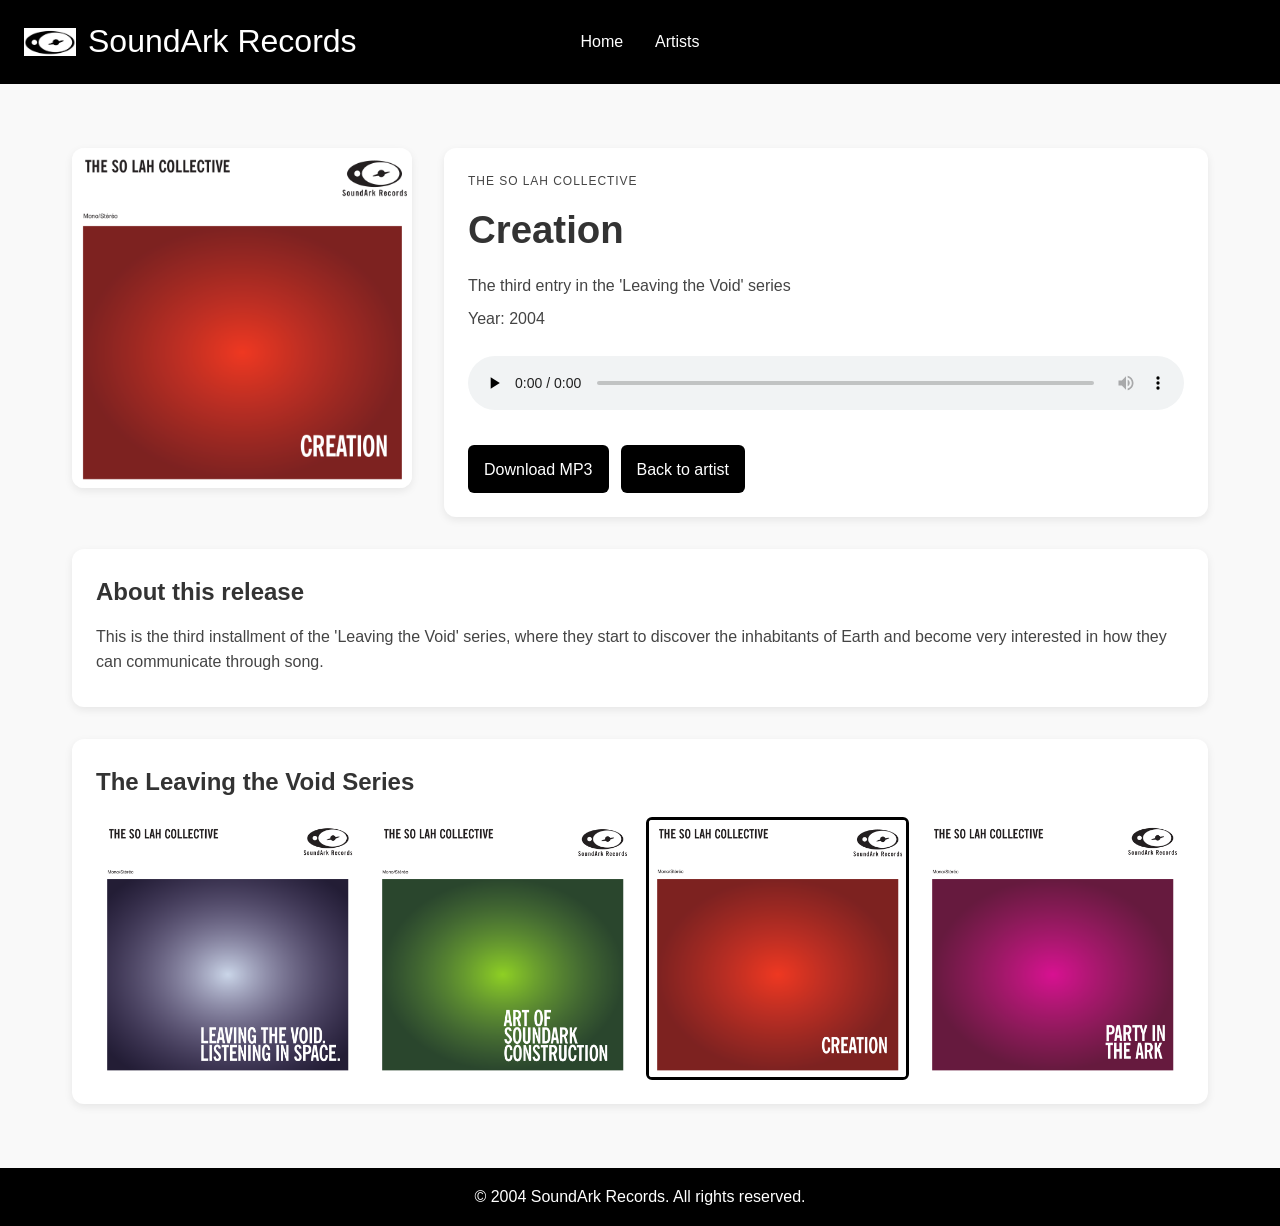
<file: SoLahCreation.html>
<!DOCTYPE html>
<html lang="en">
<head>
    <meta charset="UTF-8">
    <meta name="viewport" content="width=device-width, initial-scale=1.0">
    <!-- SEO: Production domain configured as www.soundarkrecords.org. -->
    <title>Creation | The So Lah Collective | SoundArk Records</title>
    <meta name="description" content="Listen to Creation, the 2004 third entry in The So Lah Collective's Leaving the Void experimental music series.">
    <link rel="canonical" href="https://www.soundarkrecords.org/SoLahCreation.html">
    <meta property="og:title" content="Creation | SoundArk Records">
    <meta property="og:description" content="Listen to Creation by The So Lah Collective.">
    <meta property="og:type" content="music.album">
    <meta property="og:url" content="https://www.soundarkrecords.org/SoLahCreation.html">
    <meta property="og:image" content="https://www.soundarkrecords.org/images/leaving-the-void-creation-front-1.png">
    <script type="application/ld+json">
    {"@context":"https://schema.org","@type":"MusicAlbum","name":"Creation","byArtist":{"@type":"MusicGroup","name":"The So Lah Collective"},"datePublished":"2004","image":"https://www.soundarkrecords.org/images/leaving-the-void-creation-front-1.png","url":"https://www.soundarkrecords.org/SoLahCreation.html"}
    </script>
    <link rel="stylesheet" href="Styles/styles.css">
</head>
<body>
    <header class="site-header">
        <div class="brand">
            <img src="images/cropped-cropped-soundark-logo-no-words-1400.png" alt="SoundArk Records logo" class="brand-logo">
            <p class="brand-name">SoundArk Records</p>
        </div>
        <nav>
            <ul>
                <li><a href="index.html">Home</a></li>
                <li class="dropdown">
                    <span class="dropbtn">Artists</span>
                    <ul class="dropdown-menu">
                        <li><a href="TheSoundArkCollective.html">The SoundArk Collective</a></li>
                        <li><a href="PanicBadger.html">Panic Badger</a></li>
                        <li><a href="Rc2.html">Rc²</a></li>
                        <li><a href="DannyAndTheDeadbeats.html">Danny &amp; the Deadbeats</a></li>
                        <li><a href="MyVanityProject.html">My Vanity Project</a></li>
                    </ul>
                </li>
            </ul>
        </nav>
    </header>

    <main>
        <section class="album-page">
            <div class="album-art">
                <img src="images/leaving-the-void-creation-front-1.png" alt="Creation cover art">
            </div>

            <div class="album-meta">
                <p class="album-kicker">The So Lah Collective</p>
                <h1>Creation</h1>
                <p>The third entry in the 'Leaving the Void' series</p>
                <p>Year: 2004</p>

                <audio controls preload="none">
                    <source src="audio/thesolahcollective/The So Lah Collective - Creation.mp3" type="audio/mpeg">
                    Your browser does not support the audio element.
                </audio>

                <div class="album-links">
                    <a href="audio/thesolahcollective/The%20So%20Lah%20Collective%20-%20Creation.mp3" download>Download MP3</a>
                    <a href="TheSoundArkCollective.html">Back to artist</a>
                </div>
            </div>
        </section>

        <div class="album-lower">
            <section class="album-details">
                <h2>About this release</h2>
                <p>This is the third installment of the 'Leaving the Void' series, where they start to discover the inhabitants of Earth and become very 
                    interested in how they can communicate through song.</p>
            </section>

            <nav class="ep-navigation" aria-label="Leaving the Void EPs">
                <h2>The Leaving the Void Series</h2>
                <div class="ep-grid">
                    <a href="SoLahListeningInSpace.html"><img src="images/leaving-the-void-listening-in-space-front-1.png" alt="Listening in Space cover"></a>
                    <a href="SoLahArtOfSoundArkConstruction.html"><img src="images/leaving-the-void-art-of-soundark-construction-front-2.png" alt="Art of SoundArk Construction cover"></a>
                    <a href="SoLahCreation.html" aria-current="page"><img src="images/leaving-the-void-creation-front-1.png" alt="Creation cover"></a>
                    <a href="SoLahPartyInTheArk.html"><img src="images/leaving-the-void-party-in-the-ark-front-2.png" alt="Party in the Ark cover"></a>
                </div>
            </nav>
        </div>
    </main>

    <footer>
        <p>&copy; 2004 SoundArk Records. All rights reserved.</p>
    </footer>
</body>
</html>
</file>
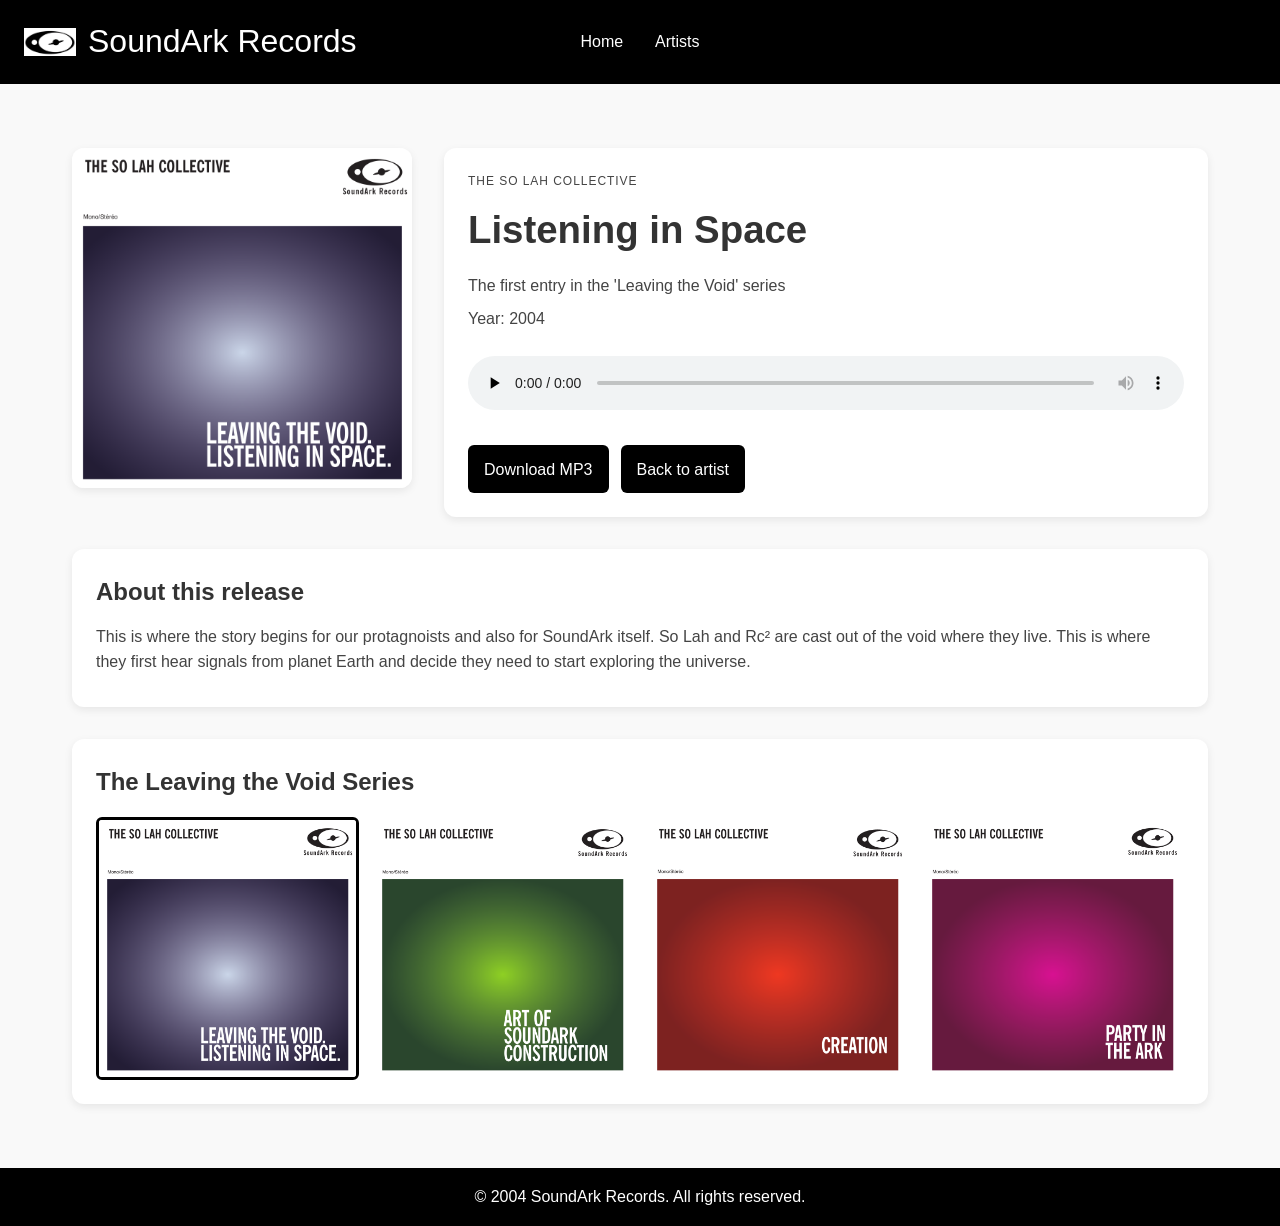
<file: SoLahListeningInSpace.html>
<!DOCTYPE html>
<html lang="en">
<head>
    <meta charset="UTF-8">
    <meta name="viewport" content="width=device-width, initial-scale=1.0">
    <!-- SEO: Production domain configured as www.soundarkrecords.org. -->
    <title>Listening in Space | The So Lah Collective | SoundArk Records</title>
    <meta name="description" content="Listen to Listening in Space, a 2004 experimental release by The So Lah Collective from the Leaving the Void series.">
    <link rel="canonical" href="https://www.soundarkrecords.org/SoLahListeningInSpace.html">
    <meta property="og:title" content="Listening in Space | SoundArk Records">
    <meta property="og:description" content="Listen to Listening in Space by The So Lah Collective.">
    <meta property="og:type" content="music.album">
    <meta property="og:url" content="https://www.soundarkrecords.org/SoLahListeningInSpace.html">
    <meta property="og:image" content="https://www.soundarkrecords.org/images/leaving-the-void-listening-in-space-front-1.png">
    <script type="application/ld+json">
    {"@context":"https://schema.org","@type":"MusicAlbum","name":"Listening in Space","byArtist":{"@type":"MusicGroup","name":"The So Lah Collective"},"datePublished":"2004","image":"https://www.soundarkrecords.org/images/leaving-the-void-listening-in-space-front-1.png","url":"https://www.soundarkrecords.org/SoLahListeningInSpace.html"}
    </script>
    <link rel="stylesheet" href="Styles/styles.css">
</head>
<body>
    <header class="site-header">
        <div class="brand">
            <img src="images/cropped-cropped-soundark-logo-no-words-1400.png" alt="SoundArk Records logo" class="brand-logo">
            <p class="brand-name">SoundArk Records</p>
        </div>
        <nav>
            <ul>
                <li><a href="index.html">Home</a></li>
                <li class="dropdown">
                    <span class="dropbtn">Artists</span>
                    <ul class="dropdown-menu">
                        <li><a href="TheSoundArkCollective.html">The SoundArk Collective</a></li>
                        <li><a href="PanicBadger.html">Panic Badger</a></li>
                        <li><a href="Rc2.html">Rc²</a></li>
                        <li><a href="DannyAndTheDeadbeats.html">Danny &amp; the Deadbeats</a></li>
                        <li><a href="MyVanityProject.html">My Vanity Project</a></li>
                    </ul>
                </li>
            </ul>
        </nav>
    </header>

    <main>
        <section class="album-page">
            <div class="album-art">
                <img src="images/leaving-the-void-listening-in-space-front-1.png" alt="Listening in Space cover art">
            </div>

            <div class="album-meta">
                <p class="album-kicker">The So Lah Collective</p>
                <h1>Listening in Space</h1>
                <p>The first entry in the 'Leaving the Void' series</p>
                <p>Year: 2004</p>

                <audio controls preload="none">
                    <source src="audio/thesolahcollective/The So Lah Collective - Listening in Space.mp3" type="audio/mpeg">
                    Your browser does not support the audio element.
                </audio>

                <div class="album-links">
                    <a href="audio/thesolahcollective/The%20So%20Lah%20Collective%20-%20Listening%20in%20Space.mp3" download>Download MP3</a>
                    <a href="TheSoundArkCollective.html">Back to artist</a>
                </div>
            </div>
        </section>

        <div class="album-lower">
            <section class="album-details">
                <h2>About this release</h2>
                <p>This is where the story begins for our protagnoists and also for SoundArk itself. So Lah and Rc² are cast out of the
                    void where they live. This is where they first hear signals from planet Earth and decide they need to start exploring the universe.  </p>
            </section>

            <nav class="ep-navigation" aria-label="Leaving the Void EPs">
                <h2>The Leaving the Void Series</h2>
                <div class="ep-grid">
                    <a href="SoLahListeningInSpace.html" aria-current="page"><img src="images/leaving-the-void-listening-in-space-front-1.png" alt="Listening in Space cover"></a>
                    <a href="SoLahArtOfSoundArkConstruction.html"><img src="images/leaving-the-void-art-of-soundark-construction-front-2.png" alt="Art of SoundArk Construction cover"></a>
                    <a href="SoLahCreation.html"><img src="images/leaving-the-void-creation-front-1.png" alt="Creation cover"></a>
                    <a href="SoLahPartyInTheArk.html"><img src="images/leaving-the-void-party-in-the-ark-front-2.png" alt="Party in the Ark cover"></a>
                </div>
            </nav>
        </div>
    </main>

    <footer>
        <p>&copy; 2004 SoundArk Records. All rights reserved.</p>
    </footer>
</body>
</html>
</file>
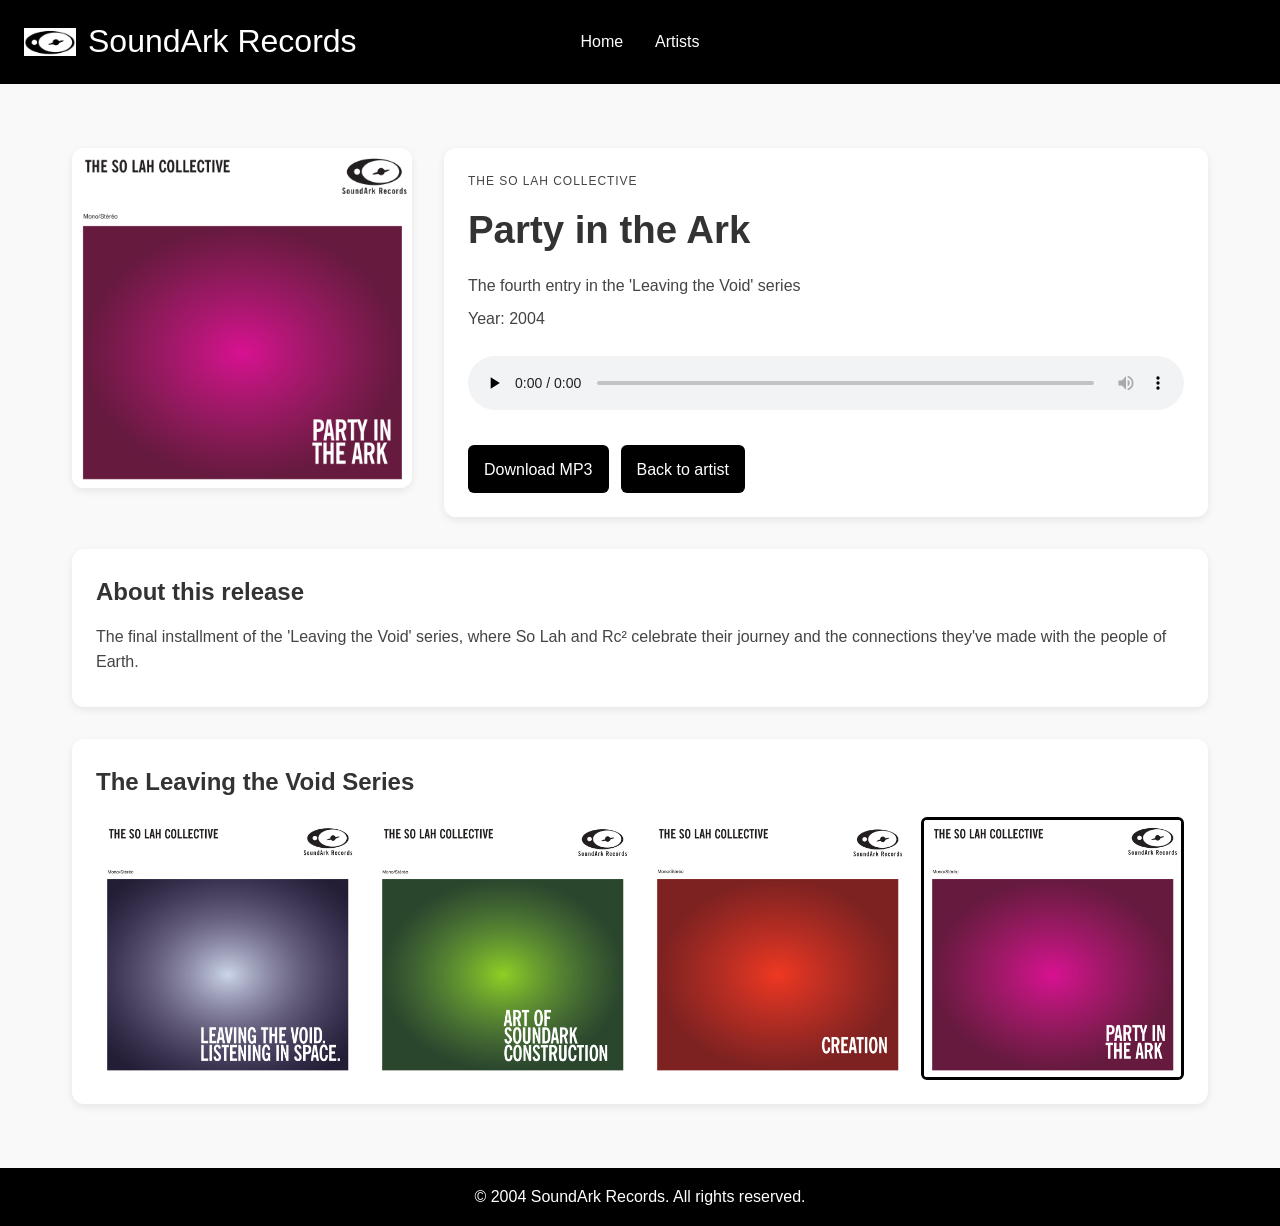
<file: SoLahPartyInTheArk.html>
<!DOCTYPE html>
<html lang="en">
<head>
    <meta charset="UTF-8">
    <meta name="viewport" content="width=device-width, initial-scale=1.0">
    <!-- SEO: Production domain configured as www.soundarkrecords.org. -->
    <title>Party in the Ark | The So Lah Collective | SoundArk Records</title>
    <meta name="description" content="Listen to Party in the Ark, a 2004 experimental release by The So Lah Collective from the Leaving the Void series.">
    <link rel="canonical" href="https://www.soundarkrecords.org/SoLahPartyInTheArk.html">
    <meta property="og:title" content="Party in the Ark | SoundArk Records">
    <meta property="og:description" content="Listen to Party in the Ark by The So Lah Collective.">
    <meta property="og:type" content="music.album">
    <meta property="og:url" content="https://www.soundarkrecords.org/SoLahPartyInTheArk.html">
    <meta property="og:image" content="https://www.soundarkrecords.org/images/leaving-the-void-party-in-the-ark-front-2.png">
    <script type="application/ld+json">
    {"@context":"https://schema.org","@type":"MusicAlbum","name":"Party in the Ark","byArtist":{"@type":"MusicGroup","name":"The So Lah Collective"},"datePublished":"2004","image":"https://www.soundarkrecords.org/images/leaving-the-void-party-in-the-ark-front-2.png","url":"https://www.soundarkrecords.org/SoLahPartyInTheArk.html"}
    </script>
    <link rel="stylesheet" href="Styles/styles.css">
</head>
<body>
    <header class="site-header">
        <div class="brand">
            <img src="images/cropped-cropped-soundark-logo-no-words-1400.png" alt="SoundArk Records logo" class="brand-logo">
            <p class="brand-name">SoundArk Records</p>
        </div>
        <nav>
            <ul>
                <li><a href="index.html">Home</a></li>
                <li class="dropdown">
                    <span class="dropbtn">Artists</span>
                    <ul class="dropdown-menu">
                        <li><a href="TheSoundArkCollective.html">The SoundArk Collective</a></li>
                        <li><a href="PanicBadger.html">Panic Badger</a></li>
                        <li><a href="Rc2.html">Rc²</a></li>
                        <li><a href="DannyAndTheDeadbeats.html">Danny &amp; the Deadbeats</a></li>
                        <li><a href="MyVanityProject.html">My Vanity Project</a></li>
                    </ul>
                </li>
            </ul>
        </nav>
    </header>

    <main>
        <section class="album-page">
            <div class="album-art">
                <img src="images/leaving-the-void-party-in-the-ark-front-2.png" alt="Party in the Ark cover art">
            </div>

            <div class="album-meta">
                <p class="album-kicker">The So Lah Collective</p>
                <h1>Party in the Ark</h1>
                <p>The fourth entry in the 'Leaving the Void' series</p>
                <p>Year: 2004</p>

                <audio controls preload="none">
                    <source src="audio/thesolahcollective/The So Lah Collective - Party in the Ark.mp3" type="audio/mpeg">
                    Your browser does not support the audio element.
                </audio>

                <div class="album-links">
                    <a href="audio/thesolahcollective/The%20So%20Lah%20Collective%20-%20Party%20in%20the%20Ark.mp3" download>Download MP3</a>
                    <a href="TheSoundArkCollective.html">Back to artist</a>
                </div>
            </div>
        </section>

        <div class="album-lower">
            <section class="album-details">
                <h2>About this release</h2>
                <p>The final installment of the 'Leaving the Void' series, where So Lah and Rc² celebrate their journey and the connections they've made with the people of Earth.</p>
            </section>

            <nav class="ep-navigation" aria-label="Leaving the Void EPs">
                <h2>The Leaving the Void Series</h2>
                <div class="ep-grid">
                    <a href="SoLahListeningInSpace.html"><img src="images/leaving-the-void-listening-in-space-front-1.png" alt="Listening in Space cover"></a>
                    <a href="SoLahArtOfSoundArkConstruction.html"><img src="images/leaving-the-void-art-of-soundark-construction-front-2.png" alt="Art of SoundArk Construction cover"></a>
                    <a href="SoLahCreation.html"><img src="images/leaving-the-void-creation-front-1.png" alt="Creation cover"></a>
                    <a href="SoLahPartyInTheArk.html" aria-current="page"><img src="images/leaving-the-void-party-in-the-ark-front-2.png" alt="Party in the Ark cover"></a>
                </div>
            </nav>
        </div>
    </main>

    <footer>
        <p>&copy; 2004 SoundArk Records. All rights reserved.</p>
    </footer>
</body>
</html>
</file>
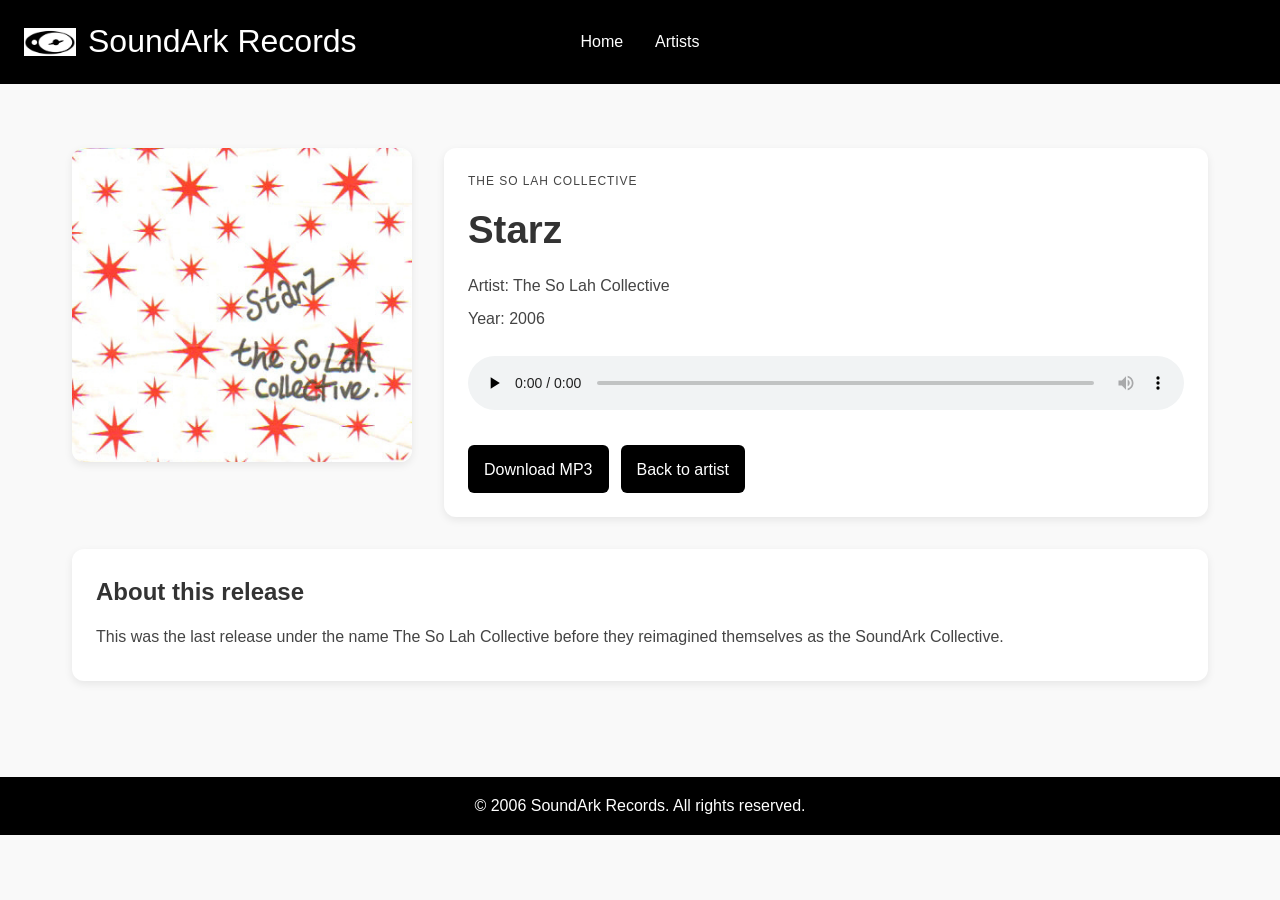
<file: SoLahStarz.html>
<!DOCTYPE html>
<html lang="en">
<head>
    <meta charset="UTF-8">
    <meta name="viewport" content="width=device-width, initial-scale=1.0">
    <!-- SEO: Production domain configured as www.soundarkrecords.org. -->
    <title>Starz | The So Lah Collective | SoundArk Records</title>
    <meta name="description" content="Listen to Starz, a 2006 experimental release by The So Lah Collective, available from SoundArk Records.">
    <link rel="canonical" href="https://www.soundarkrecords.org/SoLahStarz.html">
    <meta property="og:title" content="Starz | SoundArk Records">
    <meta property="og:description" content="Listen to Starz by The So Lah Collective.">
    <meta property="og:type" content="music.album">
    <meta property="og:url" content="https://www.soundarkrecords.org/SoLahStarz.html">
    <meta property="og:image" content="https://www.soundarkrecords.org/images/starz.jpg">
    <script type="application/ld+json">
    {"@context":"https://schema.org","@type":"MusicAlbum","name":"Starz","byArtist":{"@type":"MusicGroup","name":"The So Lah Collective"},"datePublished":"2006","image":"https://www.soundarkrecords.org/images/starz.jpg","url":"https://www.soundarkrecords.org/SoLahStarz.html"}
    </script>
    <link rel="stylesheet" href="Styles/styles.css">
</head>
<body>
    <header class="site-header">
        <div class="brand">
            <img src="images/cropped-cropped-soundark-logo-no-words-1400.png" alt="SoundArk Records logo" class="brand-logo">
            <p class="brand-name">SoundArk Records</p>
        </div>
        <nav>
            <ul>
                <li><a href="index.html">Home</a></li>
                <li class="dropdown">
                    <span class="dropbtn">Artists</span>
                    <ul class="dropdown-menu">
                        <li><a href="TheSoundArkCollective.html">The SoundArk Collective</a></li>
                        <li><a href="PanicBadger.html">Panic Badger</a></li>
                        <li><a href="Rc2.html">Rc²</a></li>
                        <li><a href="DannyAndTheDeadbeats.html">Danny &amp; the Deadbeats</a></li>
                        <li><a href="MyVanityProject.html">My Vanity Project</a></li>
                    </ul>
                </li>
            </ul>
        </nav>
    </header>

    <main>
        <section class="album-page">
            <div class="album-art">
                <img src="images/starz.jpg" alt="Starz cover art">
            </div>

            <div class="album-meta">
                <p class="album-kicker">The So Lah Collective</p>
                <h1>Starz</h1>
                <p>Artist: The So Lah Collective</p>
                <p>Year: 2006</p>

                <audio controls preload="none">
                    <source src="audio/thesolahcollective/The So Lah Collective - Starz.mp3" type="audio/mpeg">
                    Your browser does not support the audio element.
                </audio>

                <div class="album-links">
                    <a href="audio/thesolahcollective/The%20So%20Lah%20Collective%20-%20Starz.mp3" download>Download MP3</a>
                    <a href="TheSoundArkCollective.html">Back to artist</a>
                </div>
            </div>
        </section>

        <section class="album-details">
            <h2>About this release</h2>
            <p>This was the last release under the name The So Lah Collective before they reimagined themselves as the SoundArk Collective.</p>
        </section>
    </main>

    <footer>
        <p>&copy; 2006 SoundArk Records. All rights reserved.</p>
    </footer>
</body>
</html>
</file>
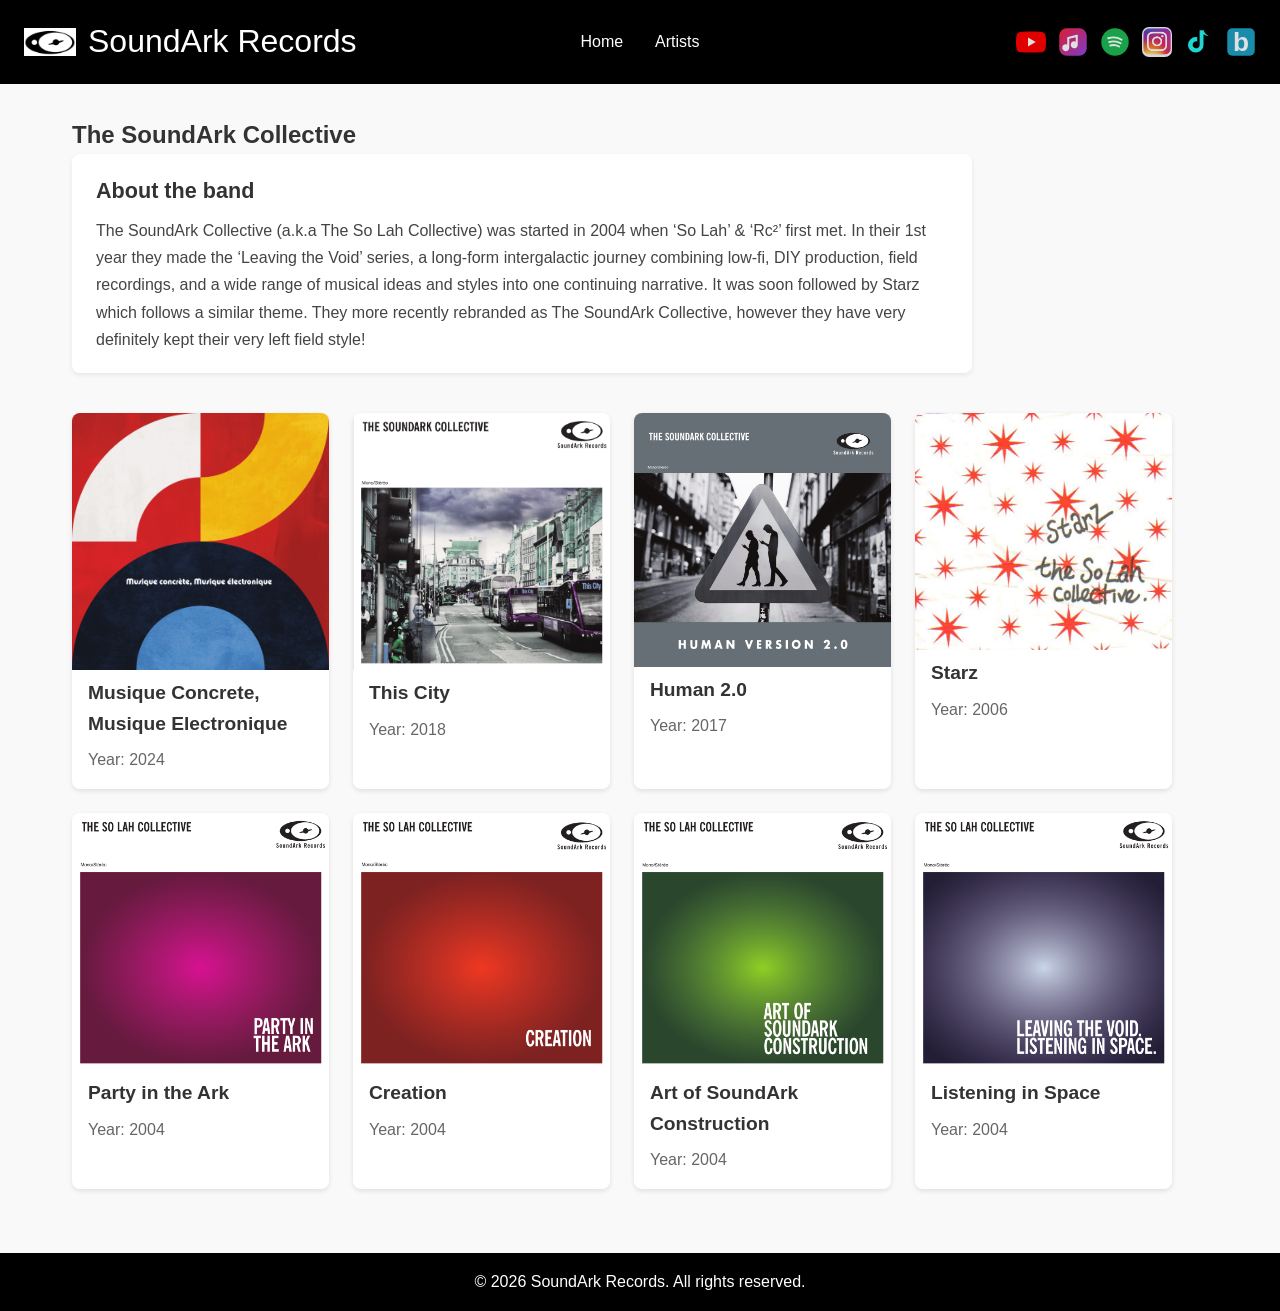
<file: TheSoundArkCollective.html>
<!DOCTYPE html>
<html lang="en">
<head>
    <meta charset="UTF-8">
    <meta name="viewport" content="width=device-width, initial-scale=1.0">
    <!-- SEO: Production domain configured as www.soundarkrecords.org. -->
    <title>The SoundArk Collective | Experimental Music | SoundArk Records</title>
    <meta name="description" content="Explore The SoundArk Collective, formerly The So Lah Collective, and its long-form experimental music combining field recordings, DIY production and electronic sound.">
    <link rel="canonical" href="https://www.soundarkrecords.org/TheSoundArkCollective.html">
    <meta property="og:title" content="The SoundArk Collective | SoundArk Records">
    <meta property="og:description" content="Explore experimental releases from The SoundArk Collective.">
    <meta property="og:type" content="website">
    <meta property="og:url" content="https://www.soundarkrecords.org/TheSoundArkCollective.html">
    <meta property="og:image" content="https://www.soundarkrecords.org/images/musique_concrete_front.png">
    <!-- SEO: JSON-LD describes this artist page; keep details aligned with the visible bio. -->
    <script type="application/ld+json">
    {"@context":"https://schema.org","@type":"MusicGroup","name":"The SoundArk Collective","alternateName":"The So Lah Collective","url":"https://www.soundarkrecords.org/TheSoundArkCollective.html","genre":["Experimental music","Electronic music"]}
    </script>
    <link rel="stylesheet" href="Styles/styles.css">
</head>
<body>
    <header class="site-header artist-page-header">
        <div class="brand">
            <img src="images/cropped-cropped-soundark-logo-no-words-1400.png" alt="SoundArk Records logo" class="brand-logo">
            <p class="brand-name">SoundArk Records</p>
        </div>
        <nav>
            <ul>
                <li><a href="index.html">Home</a></li>
                <li class="dropdown">
                    <span class="dropbtn">Artists</span>
                    <ul class="dropdown-menu">
                        <li><a href="TheSoundArkCollective.html">The SoundArk Collective</a></li>
                        <li><a href="PanicBadger.html">Panic Badger</a></li>
                        <li><a href="Rc2.html">Rc²</a></li>
                        <li><a href="DannyAndTheDeadbeats.html">Danny &amp; the Deadbeats</a></li>
                        <li><a href="MyVanityProject.html">My Vanity Project</a></li>
                    </ul>
                </li>
            </ul>
        </nav>
        <div class="social-links">
            <a class="social-link youtube-link" href="https://www.youtube.com/@SoundArkCollective" target="_blank" rel="noopener noreferrer" aria-label="Follow The SoundArk Collective on YouTube">
                <svg viewBox="0 0 24 24" aria-hidden="true">
                    <path fill="#FF0000" d="M23.5 6.2a3 3 0 0 0-2.1-2.1C19.5 3.6 12 3.6 12 3.6s-7.5 0-9.4.5A3 3 0 0 0 .5 6.2 31 31 0 0 0 0 12a31 31 0 0 0 .5 5.8 3 3 0 0 0 2.1 2.1c1.9.5 9.4.5 9.4.5s7.5 0 9.4-.5a3 3 0 0 0 2.1-2.1A31 31 0 0 0 24 12a31 31 0 0 0-.5-5.8Z"/>
                    <path fill="#FFFFFF" d="m9.6 15.6 6.2-3.6-6.2-3.6v7.2Z"/>
                </svg>
            </a>
            <a class="social-link apple-music-link" href="https://music.apple.com/nl/artist/the-soundark-collective/1835386234" target="_blank" rel="noopener noreferrer" aria-label="Listen to The SoundArk Collective on Apple Music">
                <svg viewBox="0 0 24 24" aria-hidden="true">
                    <defs>
                        <linearGradient id="apple-music-gradient" x1="0" y1="0" x2="1" y2="1">
                            <stop offset="0" stop-color="#FA233B"/>
                            <stop offset="1" stop-color="#8E43E7"/>
                        </linearGradient>
                    </defs>
                    <rect x="1" y="1" width="22" height="22" rx="6" fill="url(#apple-music-gradient)"/>
                    <path d="M15.8 5v9.2a2.8 2.8 0 1 1-1.6-2.5V8.2L9 9.4v7.1a2.8 2.8 0 1 1-1.6-2.5V8.1L15.8 6V5Z" fill="#FFFFFF"/>
                </svg>
            </a>
            <a class="social-link spotify-link" href="https://open.spotify.com/artist/1L2GZHZmWPeBOSHu6SUT5F?si=nWLlyH6KRhuQGbgAbL0YvA" target="_blank" rel="noopener noreferrer" aria-label="Listen to The SoundArk Collective on Spotify">
                <svg viewBox="0 0 24 24" aria-hidden="true">
                    <circle cx="12" cy="12" r="11" fill="#1DB954"/>
                    <path d="M6.5 9c3.4-1 7.7-.7 10.8 1.2M7.4 12c2.8-.8 6.5-.5 9.1 1M8.2 14.8c2.2-.6 5.1-.3 7.1.8" fill="none" stroke="#FFFFFF" stroke-linecap="round" stroke-width="1.5"/>
                </svg>
            </a>
            <a class="social-link instagram-link" href="https://www.instagram.com/soundarkrecords?avpt=bW0zdzAzeTNjOW1z" target="_blank" rel="noopener noreferrer" aria-label="Follow The SoundArk Collective on Instagram">
                <img src="images/instagram.png" alt="">
            </a>
            <a class="social-link tiktok-link" href="https://www.tiktok.com/@soundarkrecords" target="_blank" rel="noopener noreferrer" aria-label="Follow The SoundArk Collective on TikTok">
                <svg viewBox="0 0 24 24" aria-hidden="true">
                    <path fill="#25F4EE" d="M19.6 7.2a6.8 6.8 0 0 1-4-1.3v8.4a6.2 6.2 0 1 1-6.2-6.2c.4 0 .8 0 1.2.1v3.4a2.8 2.8 0 1 0 1.9 2.7V2.5h3.2a6.8 6.8 0 0 0 3.9 4.4v.3Z"/>
                </svg>
            </a>
            <a class="social-link bandcamp-link" href="https://soundarkrecords.bandcamp.com/" target="_blank" rel="noopener noreferrer" aria-label="Visit SoundArk Records on Bandcamp">
                <svg viewBox="0 0 24 24" aria-hidden="true">
                    <rect x="1" y="1" width="22" height="22" rx="4" fill="#1DA0C3"/>
                    <text x="12" y="19" fill="#FFFFFF" font-size="21" font-weight="700" text-anchor="middle">b</text>
                </svg>
            </a>
        </div>
    </header>

    <main>
        <section class="releases">
            <h1>The SoundArk Collective</h1>
            <section class="artist-bio" aria-labelledby="soundArk-bio-title">
                <h3 id="soundArk-bio-title">About the band</h3>
                <p>The SoundArk Collective (a.k.a The So Lah Collective) was started in 2004 when ‘So Lah’ &amp; ‘Rc²’ first met. In their 1st year they made the ‘Leaving the Void’ series, a long-form intergalactic journey combining low-fi, DIY production, field recordings, and a wide range of musical ideas and styles into one continuing narrative. It was soon followed by Starz which follows a similar theme. They more recently rebranded as The SoundArk Collective, however they have very definitely kept their very left field style! </p>
            </section>
            <div class="release-grid">
                <div class="release-card">
                    <img src="images/musique_concrete_front.png" alt="The SoundArk Collective">
                    <h3>Musique Concrete, Musique Electronique</h3>
                    <p>Year: 2024</p>
                </div>

                <div class="release-card">
                    <img src="images/this-city-front.png" alt="This City">
                    <h3>This City</h3>
                    <p>Year: 2018</p>
                </div>

                <div class="release-card">
                    <img src="images/human-2.0-front.png" alt="Human 2.0">
                    <h3>Human 2.0</h3>
                    <p>Year: 2017</p>
                </div>
            
                <div class="release-card">
                    <a href="SoLahStarz.html" class="artist-link" aria-label="View Starz by The So Lah Collective">
                        <img src="images/starz.jpg" alt="Starz">
                    </a>
                    <h3>Starz</h3>
                    <p>Year: 2006</p>
                </div>

                <div class="release-card">
                    <a href="SoLahPartyInTheArk.html" class="artist-link" aria-label="View Party in the Ark by The So Lah Collective">
                        <img src="images/leaving-the-void-party-in-the-ark-front-2.png" alt="Leaving the Void - Party in the Ark">
                    </a>
                    <h3>Party in the Ark</h3>
                    <p>Year: 2004</p>
                </div>

                <div class="release-card">
                    <a href="SoLahCreation.html" class="artist-link" aria-label="View Creation by The So Lah Collective">
                        <img src="images/leaving-the-void-creation-front-1.png" alt="Leaving the Void - Creation">
                    </a>
                    <h3>Creation</h3>
                    <p>Year: 2004</p>
                </div>

                <div class="release-card">
                    <a href="SoLahArtOfSoundArkConstruction.html" class="artist-link" aria-label="View Art of SoundArk Construction by The So Lah Collective">
                        <img src="images/leaving-the-void-art-of-soundark-construction-front-2.png" alt="Leaving the Void - Art of SoundArk Construction">
                    </a>
                    <h3>Art of SoundArk Construction</h3>
                    <p>Year: 2004</p>
                </div>

                <div class="release-card">
                    <a href="SoLahListeningInSpace.html" class="artist-link" aria-label="View Listening in Space by The So Lah Collective">
                        <img src="images/leaving-the-void-listening-in-space-front-1.png" alt="Leaving the Void - Listening in Space">
                    </a>
                    <h3>Listening in Space</h3>
                    <p>Year: 2004</p>
                </div>

            </div>
        </section>
    </main>

    <footer>
        <p>&copy; 2026 SoundArk Records. All rights reserved.</p>
    </footer>
</body>
</html>
</file>
<file: Styles/styles.css>
/* Reset and base styles */
* {
    margin: 0;
    padding: 0;
    box-sizing: border-box;
    font-family: 'Arial', sans-serif;
}

body {
    line-height: 1.6;
    color: #333;
    background-color: #f9f9f9;
}

header {
    background-color: #000;
    color: #fff;
    padding: 1rem 1.5rem;
}

.site-header {
    position: relative;
    display: flex;
    align-items: center;
    gap: 1rem;
}

.brand {
    display: flex;
    align-items: center;
    gap: 0.75rem;
    text-align: left;
}

.brand-logo {
    width: 52px;
    height: 52px;
    object-fit: contain;
    display: block;
}

header h1,
.brand-name {
    font-size: 2rem;
    margin: 0;
}

nav {
    display: flex;
    align-items: center;
    position: absolute;
    left: 50%;
    transform: translateX(-50%);
}

nav ul {
    display: flex;
    justify-content: center;
    list-style: none;
    padding: 0.5rem 0;
    margin: 0;
}

nav ul li {
    margin: 0 1rem;
    position: relative;
}

nav ul li a {
    color: #fff;
    text-decoration: none;
}

nav ul li a:hover {
    text-decoration: underline;
}

.social-links {
    display: inline-flex;
    align-items: center;
    gap: 0.75rem;
    margin-left: auto;
}

.social-link {
    display: inline-flex;
    align-items: center;
    justify-content: center;
    opacity: 0.88;
    transition: opacity 0.2s ease, transform 0.2s ease;
}

.instagram-link img {
    width: 30px;
    height: 30px;
    display: block;
    border-radius: 7px;
}

.tiktok-link svg,
.bandcamp-link svg,
.youtube-link svg,
.spotify-link svg,
.apple-music-link svg,
.facebook-link svg {
    width: 30px;
    height: 30px;
    display: block;
}

.social-link:hover,
.social-link:focus-visible {
    opacity: 1;
    transform: scale(1.08);
}

.dropbtn {
    color: #fff;
    cursor: default;
    display: inline-block;
}

.dropdown {
    position: relative;
}

.dropdown-menu {
    position: absolute;
    top: 100%;
    left: 0;
    background: #111;
    list-style: none;
    min-width: 180px;
    padding: 0.5rem 0;
    display: none;
    z-index: 10;
    border-radius: 6px;
}

.dropdown-menu li {
    margin: 0;
    padding: 0.5rem 1rem;
}

.dropdown-menu a {
    display: block;
    color: #fff;
    text-decoration: none;
}

.dropdown:hover .dropdown-menu,
.dropdown:focus-within .dropdown-menu {
    display: block;
}

@media (max-width: 600px) {
    .site-header {
        display: grid;
        grid-template-columns: 1fr auto;
        grid-template-areas:
            "brand brand"
            "navigation socials";
        row-gap: 0.5rem;
    }

    .artist-page-header {
        grid-template-areas:
            "brand brand"
            "navigation navigation"
            "socials socials";
    }

    .brand {
        grid-area: brand;
        justify-content: center;
    }

    .brand-name {
        font-size: 1.5rem;
        white-space: nowrap;
    }

    nav {
        grid-area: navigation;
        grid-column: 1 / -1;
        justify-self: center;
        position: static;
        transform: none;
    }

    nav ul {
        justify-content: center;
        flex-wrap: wrap;
    }

    .social-links {
        grid-area: socials;
        justify-self: end;
        margin-left: 0;
        margin-right: 0.5rem;
    }

    .artist-page-header .social-links {
        justify-self: center;
        margin-right: 0;
    }

    .dropdown-menu {
        position: static;
        margin-top: 0.5rem;
    }

    main h1 {
        align-self: center;
        text-align: center;
        width: 100%;
    }
}

main {
    padding: 2rem;
    max-width: 1200px;
    margin: 0 auto;
}

.hero {
    text-align: center;
    margin-bottom: 2rem;
}

.hero h2 {
    font-size: 2.5rem;
    margin-bottom: 1rem;
}

.featured h3, .releases h2, .contact h2 {
    margin-bottom: 1rem;
    font-size: 1.8rem;
    text-align: center;
    width: 100%;
    align-self: center;
}

.featured,
.releases {
    display: flex;
    flex-direction: column;
    align-items: flex-start;
    width: 100%;
}

.site-intro {
    align-self: start;
    margin: 0;
    background: #fff;
    border-radius: 8px;
    box-shadow: 0 2px 5px rgba(0, 0, 0, 0.08);
    padding: 1.25rem 1.5rem;
    color: #444;
    line-height: 1.7;
}

.artist-inline-layout {
    display: flex;
    align-items: flex-start;
    gap: 1.5rem;
    width: 100%;
    margin-bottom: 1.5rem;
}

.artist-hero {
    flex: 0 0 420px;
    width: 420px;
    max-width: 100%;
    background: #fff;
    border-radius: 12px;
    overflow: hidden;
    box-shadow: 0 3px 8px rgba(0, 0, 0, 0.08);
}

.artist-hero img {
    display: block;
    width: 100%;
    height: auto;
    object-fit: contain;
    background: #f1f1f1;
}

.release-grid-compact {
    flex: 1 1 auto;
    display: grid;
    grid-template-columns: repeat(2, minmax(200px, 1fr));
    gap: 1.5rem;
    margin: 0;
    width: auto;
}

.artist-bio {
    width: 100%;
    max-width: 900px;
    background: #fff;
    border-radius: 8px;
    box-shadow: 0 2px 5px rgba(0, 0, 0, 0.08);
    padding: 1.25rem 1.5rem;
    margin: 0 0 1.5rem;
}

.artist-bio h3 {
    font-size: 1.35rem;
    margin-bottom: 0.5rem;
}

.artist-bio p {
    color: #444;
    font-size: 1rem;
    line-height: 1.7;
}

.gigs {
    width: 100%;
    margin-top: 0.5rem;
}

.gigs h2 {
    margin-bottom: 1rem;
    font-size: 1.8rem;
}

.gig-grid {
    display: grid;
    grid-template-columns: repeat(auto-fit, minmax(220px, 280px));
    gap: 1.5rem;
    width: 100%;
    justify-content: center;
    align-items: stretch;
}

.gig-card {
    background: #fff;
    border-radius: 8px;
    box-shadow: 0 2px 5px rgba(0, 0, 0, 0.1);
    padding: 1.25rem;
    transition: transform 0.3s;
    width: 100%;
}

.gig-card:hover {
    transform: translateY(-5px);
}

.gig-label,
.gig-date-label {
    color: #666;
    font-size: 0.8rem;
    font-weight: bold;
    letter-spacing: 0.08em;
    text-transform: uppercase;
}

.gig-card a {
    display: inline-block;
    color: #222;
    font-size: 1.25rem;
    font-weight: bold;
    margin: 0.2rem 0 1.25rem;
}

.gig-card time {
    display: block;
    color: #444;
    margin-top: 0.2rem;
}

.artist-grid, .release-grid {
    display: grid;
    grid-template-columns: repeat(4, minmax(220px, 1fr));
    gap: 1.5rem;
    margin: 1rem 0 0;
    width: 100%;
    max-width: 1100px;
    justify-items: start;
    justify-content: start;
}

.artist-grid {
    grid-template-columns: repeat(8, minmax(0, 1fr));
}

.artist-grid .artist-card {
    grid-column: span 2;
}

.artist-grid .site-intro {
    grid-column: 3 / 9;
}

.artist-card, .release-card {
    background: #fff;
    border-radius: 8px;
    overflow: hidden;
    box-shadow: 0 2px 5px rgba(0, 0, 0, 0.1);
    transition: transform 0.3s;
    width: 100%;
    max-width: 280px;
}

@media (max-width: 900px) {
    .artist-grid {
        grid-template-columns: repeat(2, minmax(220px, 1fr));
        justify-content: start;
    }

    .artist-grid .artist-card,
    .artist-grid .site-intro {
        grid-column: auto;
    }

    .release-grid {
        grid-template-columns: repeat(2, minmax(220px, 1fr));
        justify-items: start;
        justify-content: start;
        width: 100%;
    }

    .gig-grid {
        grid-template-columns: repeat(auto-fit, minmax(220px, 280px));
        justify-content: center;
    }
}

@media (max-width: 600px) {
    .artist-inline-layout {
        flex-direction: column;
    }

    .artist-hero {
        flex: 0 0 auto;
        width: 100%;
    }

    .release-grid-compact {
        grid-template-columns: 1fr;
        width: 100%;
    }

    .artist-grid {
        grid-template-columns: 1fr;
        width: 100%;
        justify-items: center;
        justify-content: center;
    }

    .release-grid {
        grid-template-columns: 1fr;
        width: 100%;
        justify-items: center;
        justify-content: center;
    }

    .gig-grid {
        grid-template-columns: 1fr;
        justify-items: center;
    }

    .gig-card {
        max-width: 280px;
    }
}

.artist-card:hover, .release-card:hover {
    transform: translateY(-5px);
}

.artist-card img, .release-card img {
    width: 100%;
    height: auto;
    display: block;
}

.artist-link {
    display: block;
    text-decoration: none;
}

.artist-card h4, .release-card h3 {
    padding: 0.5rem 1rem;
    font-size: 1.2rem;
}

.artist-card p, .release-card p {
    padding: 0 1rem 1rem;
    color: #666;
}

.contact {
    max-width: 600px;
    margin: 0 auto;
    text-align: center;
}

.contact form {
    display: flex;
    flex-direction: column;
    gap: 1rem;
    margin-bottom: 2rem;
}

.contact label {
    font-weight: bold;
}

.contact input, .contact textarea {
    padding: 0.5rem;
    border: 1px solid #ccc;
    border-radius: 4px;
    font-size: 1rem;
}

.contact textarea {
    min-height: 150px;
}

.contact button {
    padding: 0.75rem;
    background-color: #000;
    color: #fff;
    border: none;
    border-radius: 4px;
    cursor: pointer;
    font-size: 1rem;
}

.contact button:hover {
    background-color: #333;
}

.album-page {
    display: grid;
    grid-template-columns: minmax(240px, 340px) 1fr;
    gap: 2rem;
    align-items: start;
    margin: 2rem 0;
}

.album-art {
    background: #fff;
    border-radius: 12px;
    overflow: hidden;
    box-shadow: 0 3px 8px rgba(0, 0, 0, 0.08);
}

.album-art img {
    display: block;
    width: 100%;
    height: auto;
}

.album-meta {
    background: #fff;
    border-radius: 12px;
    box-shadow: 0 3px 8px rgba(0, 0, 0, 0.08);
    padding: 1.5rem;
}

.album-kicker {
    text-transform: uppercase;
    letter-spacing: 0.08em;
    font-size: 0.75rem;
    color: #666;
    margin-bottom: 0.5rem;
}

.album-meta h1 {
    font-size: clamp(2rem, 3vw, 3rem);
    margin-bottom: 0.75rem;
}

.album-meta p {
    margin-bottom: 0.5rem;
    color: #444;
}

.album-meta audio {
    width: 100%;
    margin: 1rem 0 0.75rem;
}

.album-links {
    display: flex;
    flex-wrap: wrap;
    gap: 0.75rem;
    margin-top: 1rem;
}

.album-links a {
    display: inline-block;
    background: #000;
    color: #fff;
    text-decoration: none;
    padding: 0.7rem 1rem;
    border-radius: 6px;
}

.album-links a:hover {
    background: #333;
}

.album-details {
    background: #fff;
    border-radius: 12px;
    box-shadow: 0 3px 8px rgba(0, 0, 0, 0.08);
    padding: 1.5rem;
    margin-bottom: 2rem;
}

.album-details h2,
.album-details h3 {
    margin-bottom: 0.75rem;
}

.album-details p,
.album-details li {
    color: #444;
    margin-bottom: 0.5rem;
}

.album-details ol {
    padding-left: 1.25rem;
}

.album-lower {
    display: flex;
    flex-direction: column;
    gap: 2rem;
}

.album-lower .album-details {
    margin-bottom: 0;
}

.ep-navigation {
    position: static;
    left: auto;
    transform: none;
    display: block;
    background: #fff;
    border-radius: 12px;
    box-shadow: 0 3px 8px rgba(0, 0, 0, 0.08);
    padding: 1.5rem;
}

.ep-navigation h2 {
    margin-bottom: 1rem;
}

.ep-grid {
    display: grid;
    grid-template-columns: repeat(4, 1fr);
    gap: 0.75rem;
}

.ep-grid a {
    display: block;
    border: 3px solid transparent;
    border-radius: 6px;
    overflow: hidden;
}

.ep-grid a:hover,
.ep-grid a:focus-visible,
.ep-grid a[aria-current="page"] {
    border-color: #000;
}

.ep-grid img {
    display: block;
    width: 100%;
    height: auto;
}

@media (max-width: 760px) {
    .album-page {
        grid-template-columns: 1fr;
    }

    .album-lower {
        grid-template-columns: 1fr;
    }
}

footer {
    text-align: center;
    padding: 1rem;
    background-color: #000;
    color: #fff;
    margin-top: 2rem;
}
</file>
